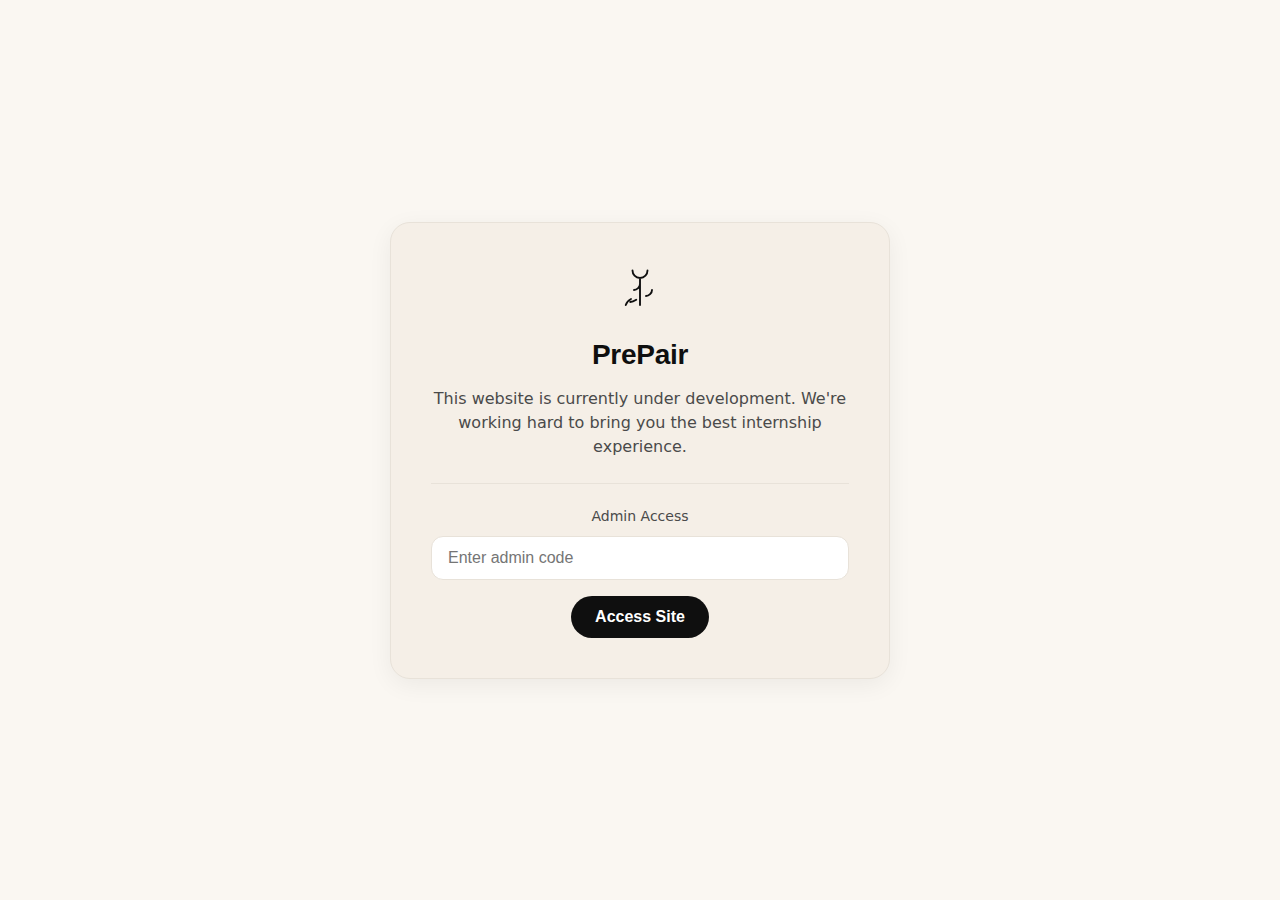
<file: index.html>
<!doctype html>
<html lang="en">
<head>
  <meta charset="utf-8" />
  <meta name="viewport" content="width=device-width, initial-scale=1" />
  <title>PrePair — Preparing students, pairing them with opportunity</title>

  <meta name="description" content="PrePair pairs college students with local small businesses for mentored, two-week micro-projects.">
  
  <!-- Open Graph / Social Media Preview -->
  <meta property="og:type" content="website">
  <meta property="og:url" content="https://shsikharulidze.github.io/prepair-homepage/">
  <meta property="og:title" content="PrePair — Find your first internship">
  <meta property="og:description" content="PrePair pairs Fordham students with nearby small businesses for short, mentored internships. Turn class skills into real experience, build a portfolio piece, and earn a reference.">
  <meta property="og:image" content="https://shsikharulidze.github.io/prepair-homepage/Assets/tile-1.png">
  <meta property="og:image:width" content="1200">
  <meta property="og:image:height" content="630">
  <meta property="og:image:alt" content="PrePair - connecting students with internship opportunities">
  
  <!-- Twitter Card -->
  <meta name="twitter:card" content="summary_large_image">
  <meta name="twitter:url" content="https://shsikharulidze.github.io/prepair-homepage/">
  <meta name="twitter:title" content="PrePair — Find your first internship">
  <meta name="twitter:description" content="PrePair pairs Fordham students with nearby small businesses for short, mentored internships.">
  <meta name="twitter:image" content="https://shsikharulidze.github.io/prepair-homepage/Assets/tile-1.png">
  
  <link rel="preconnect" href="https://fonts.googleapis.com">
  <link rel="preconnect" href="https://fonts.gstatic.com" crossorigin>
  <link href="https://fonts.googleapis.com/css2?family=Space+Grotesk:wght@400;500;600;700&family=Inter:wght@400;500;600&family=Bricolage+Grotesque:wght@600;700;800&family=Plus+Jakarta+Sans:wght@700&display=swap" rel="stylesheet">
  <link rel="stylesheet" href="styles/site.css">
</head>
<body>
  <div class="container">
    <div id="header-shell">
      <header id="site-header">
        <div class="nav-left">
          <a href="how-it-works.html">How it works</a>
          <a href="students.html">For Students</a>
          <a href="business.html">For Businesses</a>
        </div>

        <a class="brand brand-center" href="index.html">
          <!-- Inline SVG logo to avoid blur. Replace paths with your real PrePair SVG later. -->
          <div class="logo doodle" aria-hidden="true">
            <svg viewBox="0 0 64 64" width="40" height="40" preserveAspectRatio="xMidYMid meet" role="img" aria-label="PrePair sprout logo">
              <path d="M32 56V20m0 0c6 0 10-5 10-10M32 20c-6 0-10-5-10-10M24 36c4 0 8-4 8-8M40 44c4 0 8-4 8-8" />
              <path d="M20 48c-4 2-6 5-7 8m6-4c2 0 5-1 8-3" />
            </svg>
          </div>
          <span class="wordmark">PrePair</span>
        </a>

        <div class="nav-right">
          <a href="about.html">About</a>
          <a href="login.html">Sign in</a>
          <a class="btn-chip" href="apply.html">Apply</a>
        </div>
      </header>
    </div>

    <section class="hero">
      <div>
        <h1>Find your first internship</h1>
        <p class="subtitle">
          PrePair pairs Fordham students with nearby small businesses for short, mentored internships. Turn class skills into real experience, build a portfolio piece, and earn a reference.
        </p>
        <div class="cta">
          <a class="btn" href="#internships">Browse internships</a>
          <a class="btn ghost" href="#how">How it works</a>
        </div>
      </div>

      <div class="doodle floaty" aria-hidden="true">
        <!-- Future: fill slot-1/2/3 with visuals using <image clip-path> or swap to HTML tiles -->
        <svg viewBox="0 0 320 220" width="100%" height="auto" role="img" aria-label="PrePair illustration">
          <defs>
            <clipPath id="clip-slot-1">
              <rect x="10" y="10" width="300" height="200" rx="16"/>
            </clipPath>
            <!-- <clipPath id="clip-slot-2">
              <rect x="140" y="28" width="170" height="60" rx="16"/>
            </clipPath> -->
          </defs>
          <g>
            <image href="Assets/tile-1.png" x="10" y="10" width="300" height="200" preserveAspectRatio="xMidYMid slice" clip-path="url(#clip-slot-1)"/>
            <rect x="10" y="10" width="300" height="200" rx="16" fill="none"/>
          </g>
          <!-- <g>
            <image href="Assets/tile-2.png" x="140" y="28" width="170" height="60" preserveAspectRatio="xMidYMid slice" clip-path="url(#clip-slot-2)"/>
            <rect x="140" y="28" width="170" height="60" rx="16" fill="transparent"/>
          </g>
          <rect id="slot-3" x="20" y="110" width="140" height="90" rx="16"/> -->
        </svg>
      </div>
    </section>

    <section id="internships" class="cards">
      <article class="card sage">
        <div class="doodle" aria-hidden="true">
          <svg viewBox="0 0 64 36" width="64" height="36"><path d="M4 18h56M14 8l-10 10 10 10"/></svg>
        </div>
        <h3>Marketing Internship</h3>
        <p>Plan and launch a mini campaign with a local brand. Real briefs, real outcomes.</p>
      </article>

      <article class="card lilac">
        <div class="doodle" aria-hidden="true">
          <svg viewBox="0 0 64 36" width="64" height="36"><path d="M8 28h48v-20H8z M16 14h12m4 0h12 M16 22h26"/></svg>
        </div>
        <h3>Design Internship</h3>
        <p>Create brand assets and visuals used by real businesses around campus.</p>
      </article>

      <article class="card sand">
        <div class="doodle" aria-hidden="true">
          <svg viewBox="0 0 64 36" width="64" height="36"><path d="M6 30h52 M10 26l12-16 10 12 8-10 14 14"/></svg>
        </div>
        <h3>Operations & Data Internship</h3>
        <p>Improve processes, clean data, and build simple dashboards that owners use.</p>
      </article>
    </section>

    <section class="card quote" style="padding:28px; text-align:center; margin:48px 0;">
      <blockquote style="margin:0; font-size:24px; font-family:'Space Grotesk',Inter,sans-serif; font-weight:500; line-height:1.3;">
        "Start where you are. Use what you have. Do what you can." — Arthur Ashe
      </blockquote>
      <p class="muted" style="margin:12px 0 0;">Ship your first internship with PrePair.</p>
    </section>

    <section id="how">
      <div class="steps">
        <div class="step">
          <div class="num">1</div>
          <h3>Apply once</h3>
          <p>Tell us your skills, schedule, and goals—one simple form.</p>
        </div>
        <div class="step">
          <div class="num">2</div>
          <h3>Match fast</h3>
          <p>We pair you with a nearby business and a mentor who checks in.</p>
        </div>
        <div class="step">
          <div class="num">3</div>
          <h3>Ship work</h3>
          <p>Deliver a portfolio piece and earn a reference you can quote.</p>
        </div>
      </div>
    </section>

    <section class="cards">
      <article class="card">
        <h3>Local & Flexible</h3>
        <p>Internships near campus, 3–5 hrs/week, 2–4 weeks.</p>
      </article>

      <article class="card">
        <h3>Portfolio & Reference</h3>
        <p>Finish with a tangible artifact and a named reference.</p>
      </article>

      <article class="card">
        <h3>International-Friendly</h3>
        <p>Clear scopes and pathways mindful of visa limits.</p>
      </article>
    </section>

    <section id="join" class="card" style="padding:28px;">
      <h3 class="h-sg">Join the pilot</h3>
      <p class="muted">Internships are open now. Students are free during pilot. International students welcome.</p>
      <div class="cta">
        <a class="btn" href="#internships">I'm a student</a>
        <a class="btn ghost" href="#join">I'm a business</a>
      </div>
    </section>

    <footer>
      <small>© <span id="year"></span> PrePair. Preparing students, pairing them with opportunity.</small>
    </footer>
  </div>

  <style>
    /* Centered logo header grid */
    #header-shell{ position: sticky; top: 0; z-index: 1000; background: transparent; transition: margin-top .25s ease; }
    #site-header{
      display: grid;
      grid-template-columns: 1fr auto 1fr;
      align-items: center;
      gap: 12px;
      padding: 14px 0;
      background: transparent;
      border-bottom: 1px solid var(--border); /* default flat line at top */
      transition: background .25s ease, border-color .25s ease, border-radius .25s ease,
                  box-shadow .25s ease, margin .25s ease, padding .20s ease;
    }
    .nav-left, .nav-right{ display:flex; gap:20px; align-items:center; }
    .nav-left{ justify-self: start; }
    .nav-right{ justify-self: end; }
    .brand-center{ justify-self: center; text-decoration:none; color:inherit; display:flex; gap:10px; align-items:center; }
    .logo{ width:40px; height:40px; }                 /* icon size */
    .logo svg{ stroke:var(--text); stroke-width:2.5; fill:transparent; vector-effect:non-scaling-stroke; }                   /* icon stroke */
    .wordmark{ font-family:"Space Grotesk",Inter,sans-serif; font-weight:700; font-size:30px; letter-spacing:-.02em; line-height:1; position:relative; top:1px; color:var(--text); }

    /* Island state on scroll */
    :root{ --island-bg:#FFFFFF; }
    #header-shell.is-floating{
      padding-top: 20px;                 /* transparent gap from the very top for island effect */
      background: transparent;
    }
    #header-shell.is-floating #site-header{
      background: var(--island-bg);
      border: 1px solid var(--border);
      border-bottom-color: transparent;  /* removes the flat underline look */
      border-radius: 32px;
      padding: 10px 30px;                /* 10px more on each side (was 20px, now 30px) */
      box-shadow: 0 16px 40px rgba(15,15,15,.12); /* full soft shadow around */
    }

    /* Link styling parity with existing nav */
    .nav-left a, .nav-right a:not(.btn-chip){ color: var(--muted); text-decoration:none; font-weight:500; }
    .nav-left a:hover, .nav-right a:not(.btn-chip):hover{ color: var(--text); }

    /* Apply button as light outlined chip */
    .btn-chip{
      appearance: none;
      border: 1.5px solid var(--text);
      background: transparent;
      color: var(--text);
      padding: 8px 16px;
      border-radius: 999px;
      font-weight: 500;
      text-decoration: none;
      transition: all 0.2s ease;
    }
    .btn-chip:hover{
      background: var(--text);
      color: #fff;
      transform: translateY(-1px);
    }

    /* Mobile: only show centered brand for now */
    @media (max-width:960px){
      .nav-left, .nav-right{ display:none; }
      #site-header{ grid-template-columns: 1fr; }
      .brand-center{ justify-self:center; }
    }

    /* Respect reduced motion */
    @media (prefers-reduced-motion: reduce){
      #header-shell, #site-header, .btn-chip{ transition: none; }
    }
  </style>

  <script>
    // Development barrier check
    (function() {
      const access = sessionStorage.getItem('dev_access');
      if (!access) {
        window.location.href = 'dev-barrier.html';
        return;
      }
      
      try {
        const decoded = atob(access);
        const timestamp = parseInt(decoded.split('_')[0]);
        const isRecent = Date.now() - timestamp < 24 * 60 * 60 * 1000;
        
        if (!isRecent || !decoded.includes('valid')) {
          sessionStorage.removeItem('dev_access');
          window.location.href = 'dev-barrier.html';
          return;
        }
      } catch(e) {
        sessionStorage.removeItem('dev_access');
        window.location.href = 'dev-barrier.html';
        return;
      }
    })(); 

    document.getElementById('year').textContent = new Date().getFullYear();
    
    // Island header toggle on scroll
    (function(){
      const shell = document.getElementById('header-shell');
      if(!shell) return;
      let floating = false;
      function onScroll(){
        const want = window.scrollY > 8;
        if (want !== floating){
          shell.classList.toggle('is-floating', want);
          floating = want;
        }
      }
      window.addEventListener('scroll', onScroll, {passive:true});
      onScroll();
    })();
  </script>

</body>
</html>
</file>
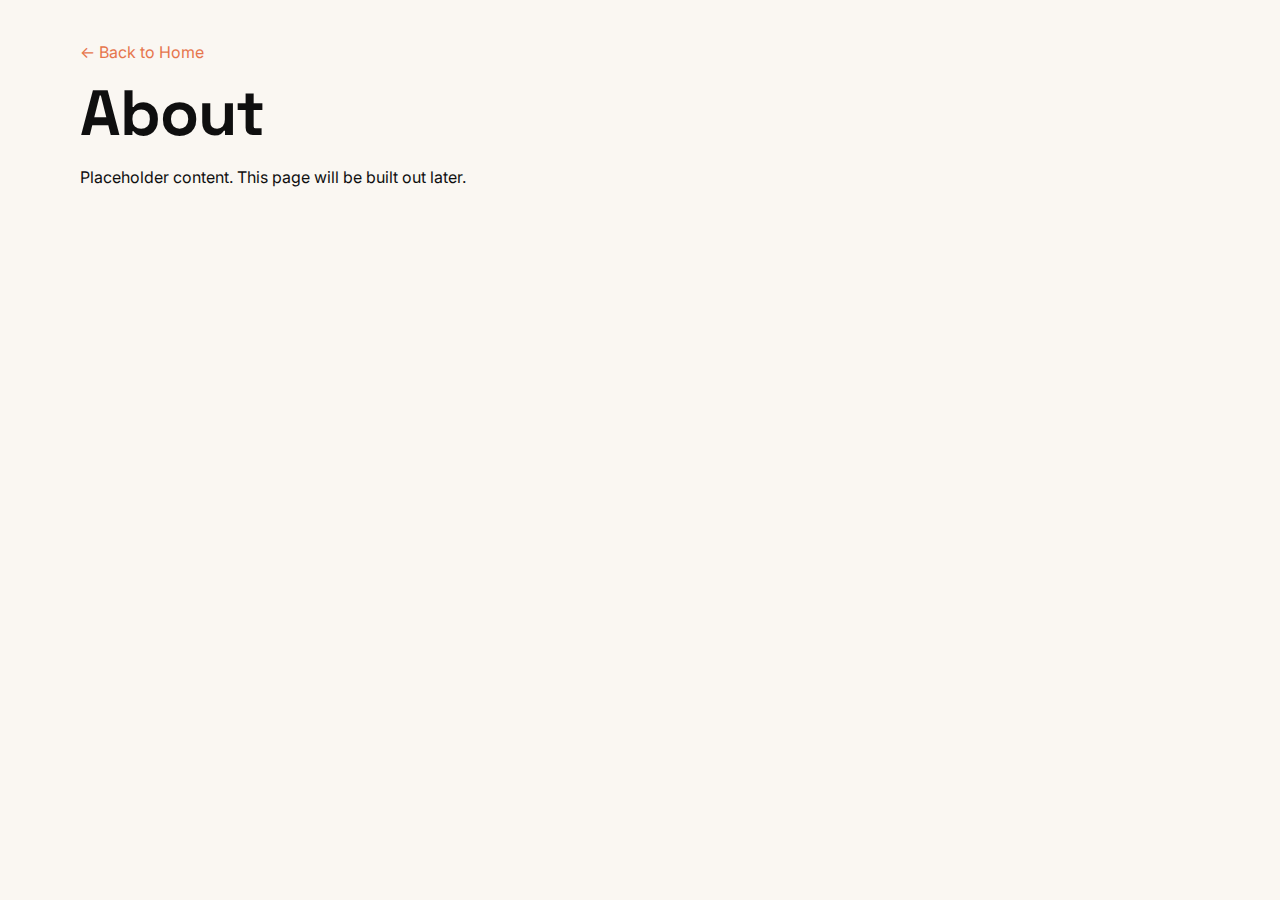
<file: about.html>
<!doctype html>
<html lang="en">
<head>
  <meta charset="utf-8" />
  <meta name="viewport" content="width=device-width, initial-scale=1" />
  <title>PrePair — About</title>
  <link href="https://fonts.googleapis.com/css2?family=Space+Grotesk:wght@400;500;600;700&family=Inter:wght@400;500;600&display=swap" rel="stylesheet">
  <style>
    :root{
      --bg:#FAF7F2; --text:#0F0F0F; --muted:#4A4A4A; --clay:#E6764D;
      --sage:#CFE1D9; --lilac:#DCD8F2; --sand:#EDE4D9; --card:#F5EFE7;
      --border:#E8E2D9; --radius-lg:20px; --shadow:0 6px 24px rgba(15,15,15,.06);
      --container:1120px;
    }
    html,body{height:100%}
    body{
      margin:0; background:var(--bg); color:var(--text);
      font-family:Inter,system-ui,-apple-system,Segoe UI,Roboto,Helvetica,Arial,"Apple Color Emoji","Segoe UI Emoji";
      line-height:1.5;
      name="viewport" content="with=device-widths initial"
    }
    .container{max-width:var(--container);margin:0 auto;padding:24px}
    h1{font-family:"Space Grotesk",Inter,sans-serif;font-size:clamp(34px,6vw,64px);line-height:1.05;letter-spacing:-.015em;margin:0 0 18px}
    a{color:var(--clay);text-decoration:none}
    a:hover{text-decoration:underline}
  </style>
</head>
<body>
  <div class="container">
    <p><a href="/">← Back to Home</a></p>
    <h1>About</h1>
    <p>Placeholder content. This page will be built out later.</p>
  </div>
</body>
</html>
</file>
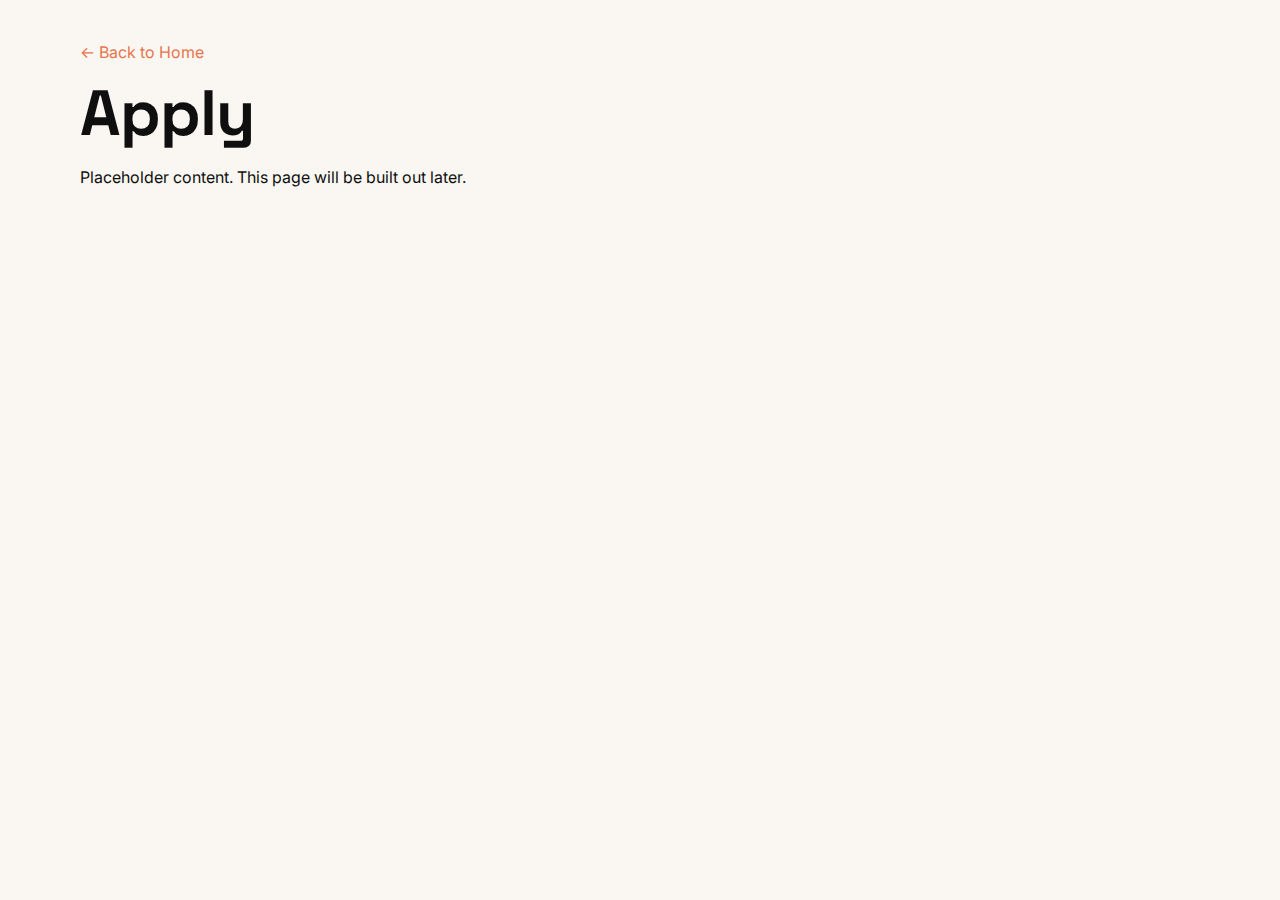
<file: apply.html>
<!doctype html>
<html lang="en">
<head>
  <meta charset="utf-8" />
  <meta name="viewport" content="width=device-width, initial-scale=1" />
  <title>PrePair — Apply</title>
  <link href="https://fonts.googleapis.com/css2?family=Space+Grotesk:wght@400;500;600;700&family=Inter:wght@400;500;600&display=swap" rel="stylesheet">
  <style>
    :root{
      --bg:#FAF7F2; --text:#0F0F0F; --muted:#4A4A4A; --clay:#E6764D;
      --sage:#CFE1D9; --lilac:#DCD8F2; --sand:#EDE4D9; --card:#F5EFE7;
      --border:#E8E2D9; --radius-lg:20px; --shadow:0 6px 24px rgba(15,15,15,.06);
      --container:1120px;
    }
    html,body{height:100%}
    body{
      margin:0; background:var(--bg); color:var(--text);
      font-family:Inter,system-ui,-apple-system,Segoe UI,Roboto,Helvetica,Arial,"Apple Color Emoji","Segoe UI Emoji";
      line-height:1.5;
    }
    .container{max-width:var(--container);margin:0 auto;padding:24px}
    h1{font-family:"Space Grotesk",Inter,sans-serif;font-size:clamp(34px,6vw,64px);line-height:1.05;letter-spacing:-.015em;margin:0 0 18px}
    a{color:var(--clay);text-decoration:none}
    a:hover{text-decoration:underline}
  </style>
</head>
<body>
  <div class="container">
    <p><a href="/">← Back to Home</a></p>
    <h1>Apply</h1>
    <p>Placeholder content. This page will be built out later.</p>
  </div>
</body>
</html>
</file>
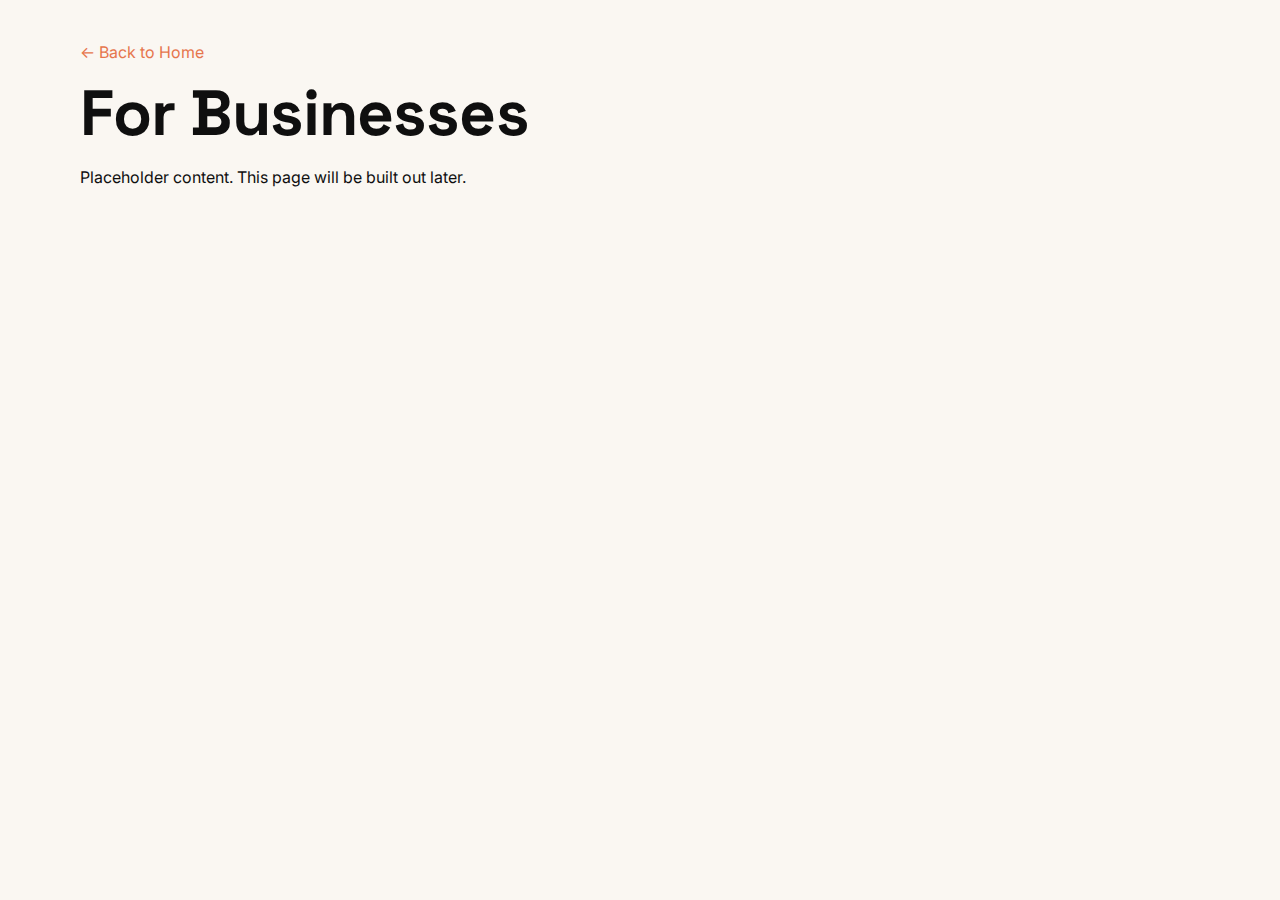
<file: business.html>
<!doctype html>
<html lang="en">
<head>
  <meta charset="utf-8" />
  <meta name="viewport" content="width=device-width, initial-scale=1" />
  <title>PrePair — For Businesses</title>
  <link href="https://fonts.googleapis.com/css2?family=Space+Grotesk:wght@400;500;600;700&family=Inter:wght@400;500;600&display=swap" rel="stylesheet">
  <style>
    :root{
      --bg:#FAF7F2; --text:#0F0F0F; --muted:#4A4A4A; --clay:#E6764D;
      --sage:#CFE1D9; --lilac:#DCD8F2; --sand:#EDE4D9; --card:#F5EFE7;
      --border:#E8E2D9; --radius-lg:20px; --shadow:0 6px 24px rgba(15,15,15,.06);
      --container:1120px;
    }
    html,body{height:100%}
    body{
      margin:0; background:var(--bg); color:var(--text);
      font-family:Inter,system-ui,-apple-system,Segoe UI,Roboto,Helvetica,Arial,"Apple Color Emoji","Segoe UI Emoji";
      line-height:1.5;
    }
    .container{max-width:var(--container);margin:0 auto;padding:24px}
    h1{font-family:"Space Grotesk",Inter,sans-serif;font-size:clamp(34px,6vw,64px);line-height:1.05;letter-spacing:-.015em;margin:0 0 18px}
    a{color:var(--clay);text-decoration:none}
    a:hover{text-decoration:underline}
  </style>
</head>
<body>
  <div class="container">
    <p><a href="/">← Back to Home</a></p>
    <h1>For Businesses</h1>
    <p>Placeholder content. This page will be built out later.</p>
  </div>
</body>
</html>
</file>
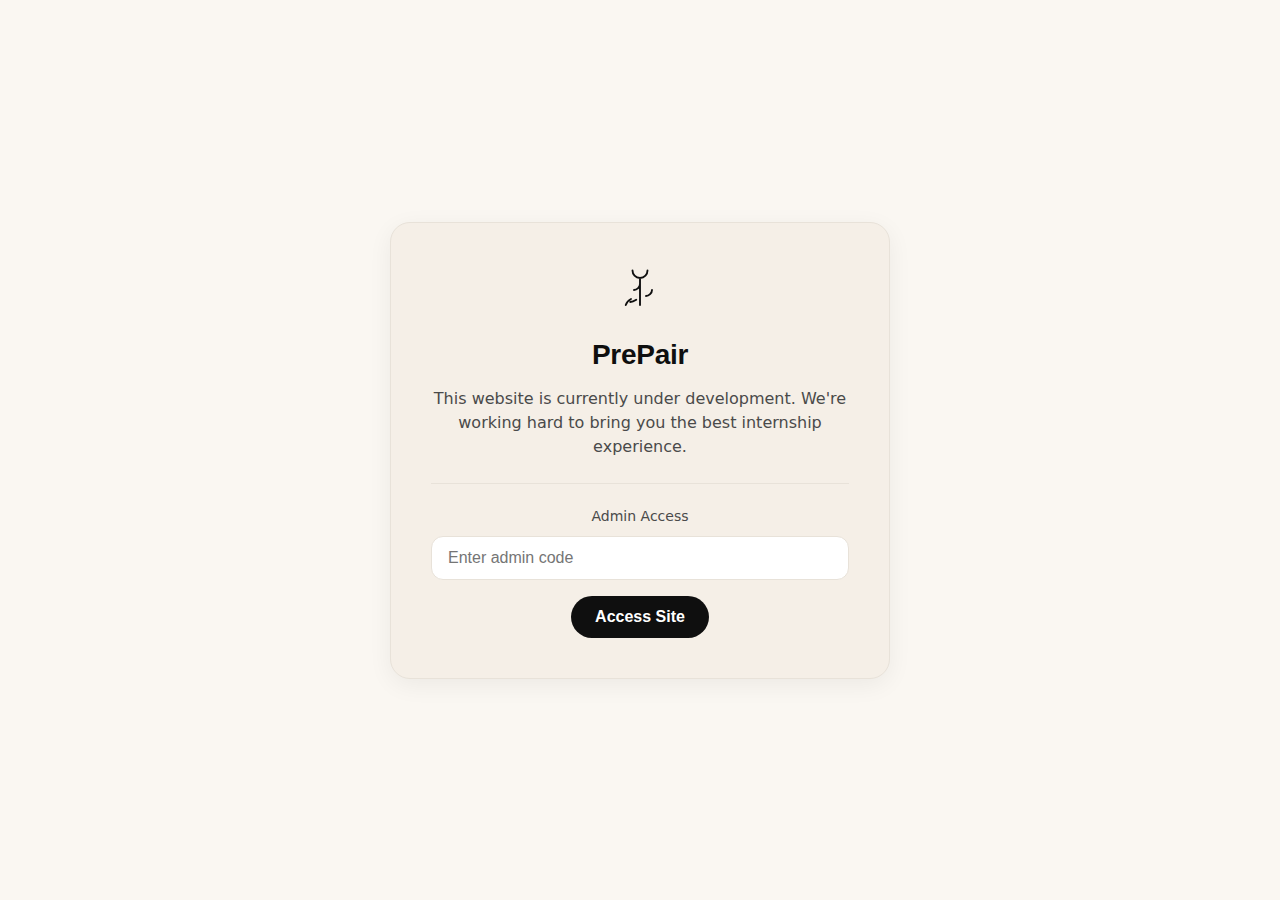
<file: dev-barrier.html>
<!DOCTYPE html>
<html lang="en">
<head>
    <meta charset="UTF-8">
    <meta name="viewport" content="width=device-width, initial-scale=1.0">
    <title>PrePair - Under Development</title>
    <style>
        :root {
            --bg: #FAF7F2;
            --text: #0F0F0F;
            --muted: #4A4A4A;
            --card: #F5EFE7;
            --border: #E8E2D9;
        }
        
        * { box-sizing: border-box; }
        
        body {
            margin: 0;
            background: var(--bg);
            color: var(--text);
            font-family: Inter, system-ui, sans-serif;
            display: grid;
            place-items: center;
            min-height: 100vh;
            padding: 20px;
        }
        
        .barrier-container {
            background: var(--card);
            border: 1px solid var(--border);
            border-radius: 20px;
            padding: 40px;
            max-width: 500px;
            text-align: center;
            box-shadow: 0 6px 24px rgba(15,15,15,.06);
        }
        
        .logo {
            margin-bottom: 24px;
        }
        
        .logo svg {
            stroke: var(--text);
            stroke-width: 2.5;
            fill: transparent;
            vector-effect: non-scaling-stroke;
            stroke-linecap: round;
            stroke-linejoin: round;
        }
        
        h1 {
            font-family: "Space Grotesk", Inter, sans-serif;
            font-size: 28px;
            font-weight: 700;
            margin: 0 0 16px;
            letter-spacing: -0.01em;
        }
        
        p {
            color: var(--muted);
            margin: 0 0 24px;
            line-height: 1.5;
        }
        
        .admin-section {
            border-top: 1px solid var(--border);
            padding-top: 24px;
            margin-top: 24px;
        }
        
        .admin-label {
            font-size: 14px;
            color: var(--muted);
            margin-bottom: 12px;
        }
        
        input {
            width: 100%;
            padding: 12px 16px;
            border: 1.5px solid var(--border);
            border-radius: 12px;
            font-size: 16px;
            background: white;
            margin-bottom: 16px;
        }
        
        input:focus {
            outline: none;
            border-color: var(--text);
        }
        
        button {
            background: var(--text);
            color: white;
            border: none;
            padding: 12px 24px;
            border-radius: 999px;
            font-weight: 600;
            cursor: pointer;
            font-size: 16px;
            transition: transform 0.2s ease;
        }
        
        button:hover {
            transform: translateY(-1px);
        }
        
        .error {
            color: #d32f2f;
            font-size: 14px;
            margin-top: 8px;
            display: none;
        }
        
        .loading {
            opacity: 0.7;
            pointer-events: none;
        }
    </style>
</head>
<body>
    <div class="barrier-container">
        <div class="logo">
            <svg viewBox="0 0 64 64" width="48" height="48">
                <path d="M32 56V20m0 0c6 0 10-5 10-10M32 20c-6 0-10-5-10-10M24 36c4 0 8-4 8-8M40 44c4 0 8-4 8-8" />
                <path d="M20 48c-4 2-6 5-7 8m6-4c2 0 5-1 8-3" />
            </svg>
        </div>
        
        <h1>PrePair</h1>
        <p>This website is currently under development. We're working hard to bring you the best internship experience.</p>
        
        <div class="admin-section">
            <div class="admin-label">Admin Access</div>
            <form id="admin-form">
                <input type="password" id="admin-code" placeholder="Enter admin code" autocomplete="off">
                <button type="submit">Access Site</button>
                <div class="error" id="error-message">Invalid access code</div>
            </form>
        </div>
    </div>

    <script>
        // Obfuscated admin validation
        const form = document.getElementById('admin-form');
        const input = document.getElementById('admin-code');
        const error = document.getElementById('error-message');
        
        // Hash function for security
        function simpleHash(str) {
            let hash = 0;
            for (let i = 0; i < str.length; i++) {
                const char = str.charCodeAt(i);
                hash = ((hash << 5) - hash) + char;
                hash = hash & hash; // Convert to 32-bit integer
            }
            return hash;
        }
        
        // Expected hash (for "Intership99")
        const validHash = -1357831611;
        
        form.addEventListener('submit', function(e) {
            e.preventDefault();
            
            const code = input.value.trim();
            const inputHash = simpleHash(code);
            
            if (inputHash === validHash) {
                // Store access token
                sessionStorage.setItem('dev_access', btoa(Date.now() + '_valid'));
                window.location.href = 'index.html';
            } else {
                error.style.display = 'block';
                input.value = '';
                setTimeout(() => {
                    error.style.display = 'none';
                }, 3000);
            }
        });
        
        // Check if already authorized
        const existingAccess = sessionStorage.getItem('dev_access');
        if (existingAccess) {
            try {
                const decoded = atob(existingAccess);
                const timestamp = parseInt(decoded.split('_')[0]);
                const isRecent = Date.now() - timestamp < 24 * 60 * 60 * 1000; // 24 hours
                
                if (isRecent && decoded.includes('valid')) {
                    window.location.href = 'index.html';
                }
            } catch(e) {
                sessionStorage.removeItem('dev_access');
            }
        }
    </script>
</body>
</html>
</file>
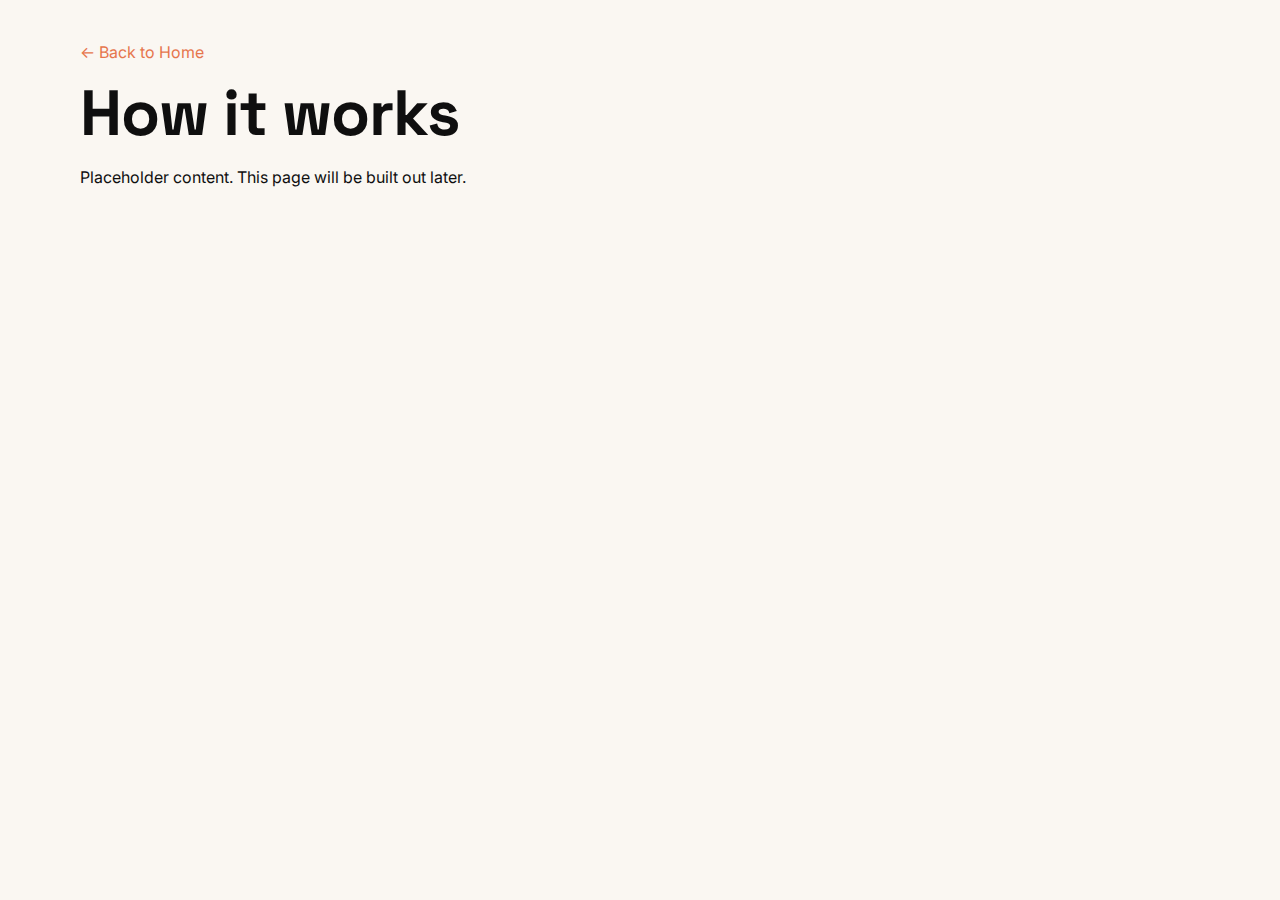
<file: how-it-works.html>
<!doctype html>
<html lang="en">
<head>
  <meta charset="utf-8" />
  <meta name="viewport" content="width=device-width, initial-scale=1" />
  <title>PrePair — How it works</title>
  <link href="https://fonts.googleapis.com/css2?family=Space+Grotesk:wght@400;500;600;700&family=Inter:wght@400;500;600&display=swap" rel="stylesheet">
  <style>
    :root{
      --bg:#FAF7F2; --text:#0F0F0F; --muted:#4A4A4A; --clay:#E6764D;
      --sage:#CFE1D9; --lilac:#DCD8F2; --sand:#EDE4D9; --card:#F5EFE7;
      --border:#E8E2D9; --radius-lg:20px; --shadow:0 6px 24px rgba(15,15,15,.06);
      --container:1120px;
    }
    html,body{height:100%}
    body{
      margin:0; background:var(--bg); color:var(--text);
      font-family:Inter,system-ui,-apple-system,Segoe UI,Roboto,Helvetica,Arial,"Apple Color Emoji","Segoe UI Emoji";
      line-height:1.5;
    }
    .container{max-width:var(--container);margin:0 auto;padding:24px}
    h1{font-family:"Space Grotesk",Inter,sans-serif;font-size:clamp(34px,6vw,64px);line-height:1.05;letter-spacing:-.015em;margin:0 0 18px}
    a{color:var(--clay);text-decoration:none}
    a:hover{text-decoration:underline}
  </style>
</head>
<body>
  <div class="container">
    <p><a href="/">← Back to Home</a></p>
    <h1>How it works</h1>
    <p>Placeholder content. This page will be built out later.</p>
  </div>
</body>
</html>
</file>
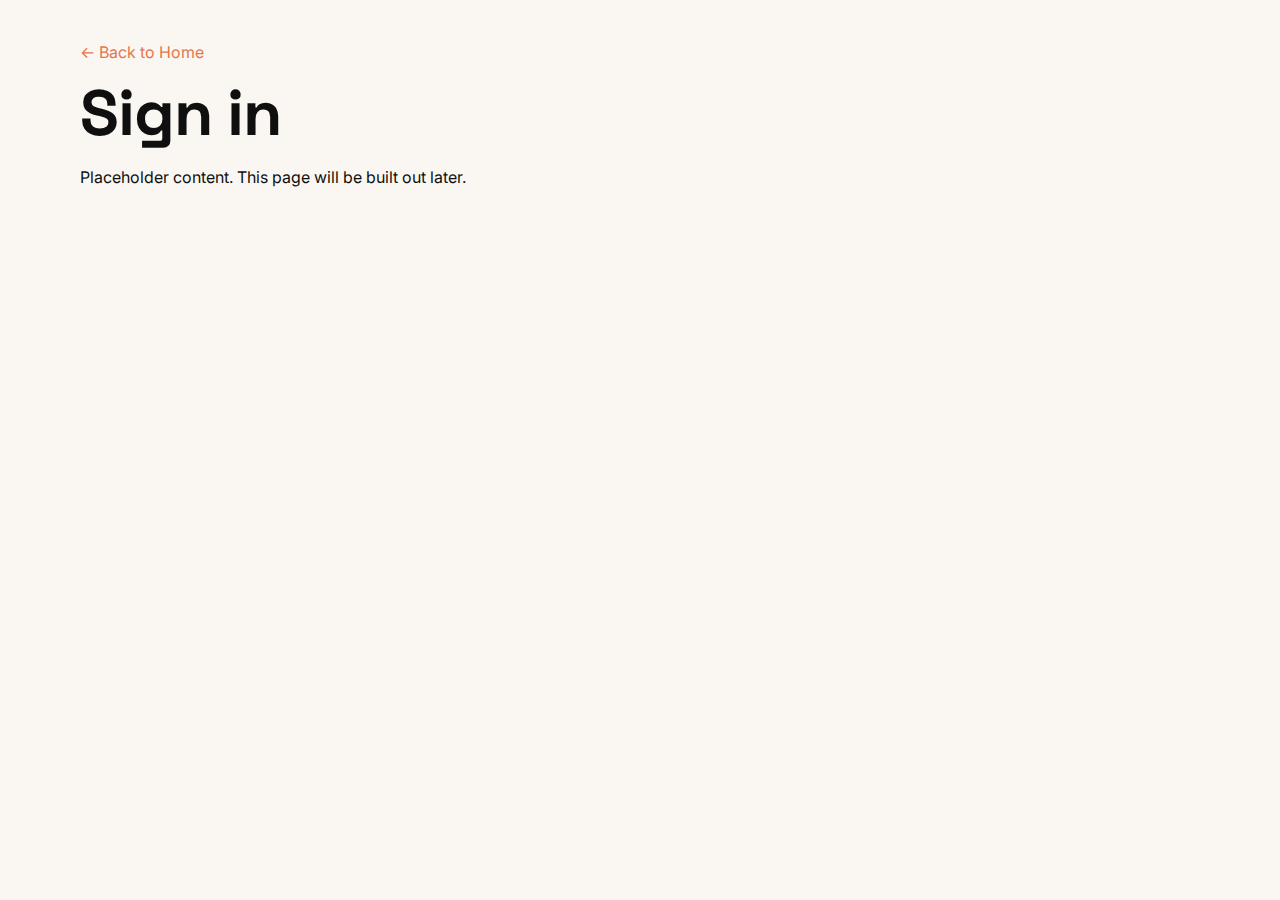
<file: login.html>
<!doctype html>
<html lang="en">
<head>
  <meta charset="utf-8" />
  <meta name="viewport" content="width=device-width, initial-scale=1" />
  <title>PrePair — Sign in</title>
  <link href="https://fonts.googleapis.com/css2?family=Space+Grotesk:wght@400;500;600;700&family=Inter:wght@400;500;600&display=swap" rel="stylesheet">
  <style>
    :root{
      --bg:#FAF7F2; --text:#0F0F0F; --muted:#4A4A4A; --clay:#E6764D;
      --sage:#CFE1D9; --lilac:#DCD8F2; --sand:#EDE4D9; --card:#F5EFE7;
      --border:#E8E2D9; --radius-lg:20px; --shadow:0 6px 24px rgba(15,15,15,.06);
      --container:1120px;
    }
    html,body{height:100%}
    body{
      margin:0; background:var(--bg); color:var(--text);
      font-family:Inter,system-ui,-apple-system,Segoe UI,Roboto,Helvetica,Arial,"Apple Color Emoji","Segoe UI Emoji";
      line-height:1.5;
    }
    .container{max-width:var(--container);margin:0 auto;padding:24px}
    h1{font-family:"Space Grotesk",Inter,sans-serif;font-size:clamp(34px,6vw,64px);line-height:1.05;letter-spacing:-.015em;margin:0 0 18px}
    a{color:var(--clay);text-decoration:none}
    a:hover{text-decoration:underline}
  </style>
</head>
<body>
  <div class="container">
    <p><a href="/">← Back to Home</a></p>
    <h1>Sign in</h1>
    <p>Placeholder content. This page will be built out later.</p>
  </div>
</body>
</html>
</file>
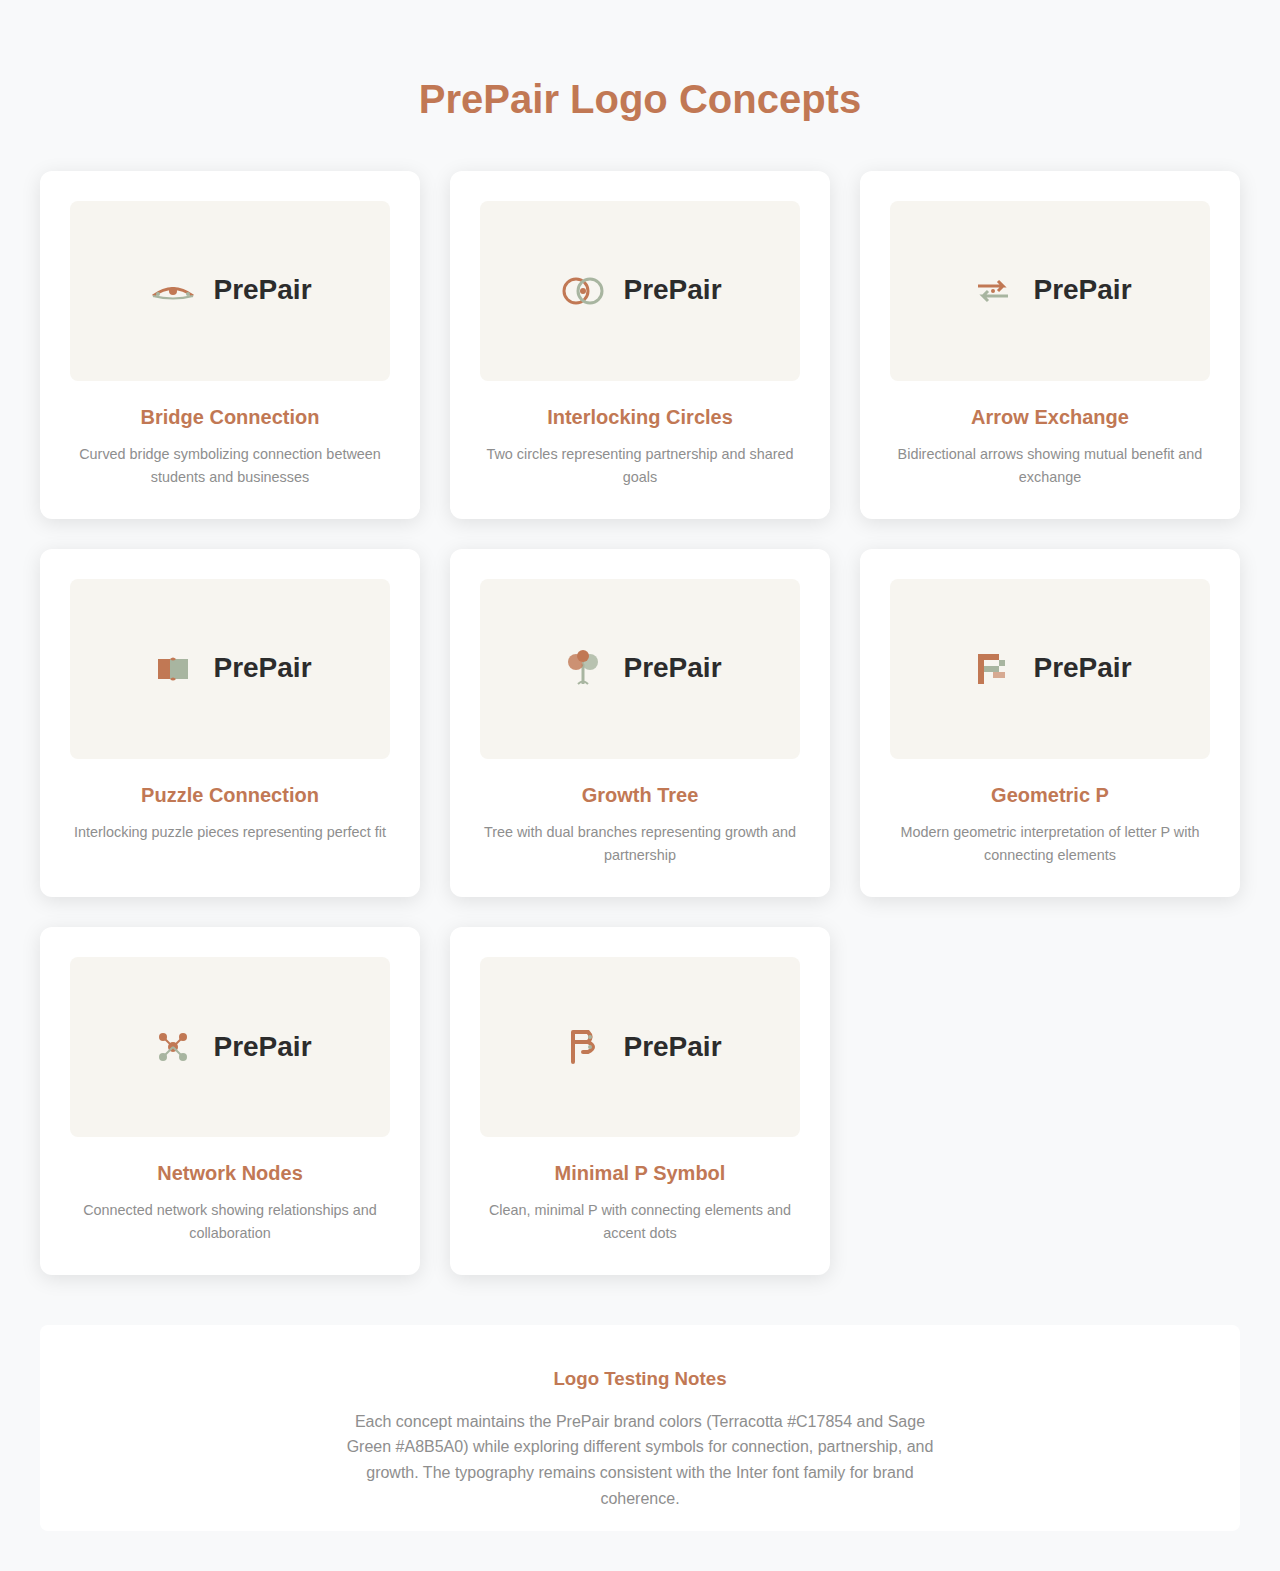
<file: prepair-logo-testing.html>
<!DOCTYPE html>
<html lang="en">
<head>
    <meta charset="UTF-8">
    <meta name="viewport" content="width=device-width, initial-scale=1.0">
    <title>PrePair Logo Testing - 8 Concepts</title>
    <style>
        body {
            font-family: 'Inter', -apple-system, BlinkMacSystemFont, 'Segoe UI', sans-serif;
            line-height: 1.6;
            margin: 0;
            padding: 40px;
            background: #f8f9fa;
            color: #2C2C2C;
        }
        .container {
            max-width: 1200px;
            margin: 0 auto;
        }
        h1 {
            text-align: center;
            color: #C17854;
            margin-bottom: 40px;
            font-size: 2.5rem;
        }
        .logo-grid {
            display: grid;
            grid-template-columns: repeat(auto-fit, minmax(350px, 1fr));
            gap: 30px;
            margin-bottom: 50px;
        }
        .logo-card {
            background: white;
            padding: 30px;
            border-radius: 12px;
            box-shadow: 0 4px 20px rgba(0,0,0,0.1);
            text-align: center;
            transition: transform 0.3s ease;
        }
        .logo-card:hover {
            transform: translateY(-5px);
        }
        .logo-container {
            background: #F7F5F0;
            padding: 40px;
            border-radius: 8px;
            margin-bottom: 20px;
            display: flex;
            align-items: center;
            justify-content: center;
            min-height: 100px;
        }
        .logo-title {
            font-size: 1.25rem;
            font-weight: 600;
            color: #C17854;
            margin-bottom: 10px;
        }
        .logo-description {
            color: #8E8E8E;
            font-size: 0.9rem;
        }
        .logo {
            display: flex;
            align-items: center;
            gap: 15px;
            font-family: 'Inter', sans-serif;
        }
        .logo-text {
            font-size: 28px;
            font-weight: 700;
            color: #2C2C2C;
        }
        .logo-icon {
            width: 50px;
            height: 50px;
            display: flex;
            align-items: center;
            justify-content: center;
        }
    </style>
</head>
<body>
    <div class="container">
        <h1>PrePair Logo Concepts</h1>
        <div class="logo-grid">
            
            <!-- Logo 1: Bridge Connection -->
            <div class="logo-card">
                <div class="logo-container">
                    <div class="logo">
                        <div class="logo-icon">
                            <svg width="50" height="50" viewBox="0 0 50 50">
                                <path d="M5 30 Q25 15 45 30" stroke="#C17854" stroke-width="3" fill="none"/>
                                <path d="M5 30 Q25 35 45 30" stroke="#A8B5A0" stroke-width="2" fill="none"/>
                                <circle cx="25" cy="25" r="4" fill="#C17854"/>
                                <circle cx="10" cy="28" r="2" fill="#A8B5A0"/>
                                <circle cx="40" cy="28" r="2" fill="#A8B5A0"/>
                            </svg>
                        </div>
                        <span class="logo-text">PrePair</span>
                    </div>
                </div>
                <div class="logo-title">Bridge Connection</div>
                <div class="logo-description">Curved bridge symbolizing connection between students and businesses</div>
            </div>

            <!-- Logo 2: Interlocking Circles -->
            <div class="logo-card">
                <div class="logo-container">
                    <div class="logo">
                        <div class="logo-icon">
                            <svg width="50" height="50" viewBox="0 0 50 50">
                                <circle cx="18" cy="25" r="12" fill="none" stroke="#C17854" stroke-width="3"/>
                                <circle cx="32" cy="25" r="12" fill="none" stroke="#A8B5A0" stroke-width="3"/>
                                <circle cx="25" cy="25" r="3" fill="#C17854"/>
                            </svg>
                        </div>
                        <span class="logo-text">PrePair</span>
                    </div>
                </div>
                <div class="logo-title">Interlocking Circles</div>
                <div class="logo-description">Two circles representing partnership and shared goals</div>
            </div>

            <!-- Logo 3: Arrow Exchange -->
            <div class="logo-card">
                <div class="logo-container">
                    <div class="logo">
                        <div class="logo-icon">
                            <svg width="50" height="50" viewBox="0 0 50 50">
                                <path d="M10 20 L35 20 L30 15 M30 25 L35 20 L30 25" stroke="#C17854" stroke-width="3" fill="none"/>
                                <path d="M40 30 L15 30 L20 35 M20 25 L15 30 L20 35" stroke="#A8B5A0" stroke-width="3" fill="none"/>
                                <circle cx="25" cy="25" r="2" fill="#C17854"/>
                            </svg>
                        </div>
                        <span class="logo-text">PrePair</span>
                    </div>
                </div>
                <div class="logo-title">Arrow Exchange</div>
                <div class="logo-description">Bidirectional arrows showing mutual benefit and exchange</div>
            </div>

            <!-- Logo 4: Puzzle Pieces -->
            <div class="logo-card">
                <div class="logo-container">
                    <div class="logo">
                        <div class="logo-icon">
                            <svg width="50" height="50" viewBox="0 0 50 50">
                                <path d="M10 15 L22 15 Q25 12 28 15 L40 15 L40 35 L28 35 Q25 38 22 35 L10 35 Z" fill="#C17854"/>
                                <path d="M22 15 Q25 18 28 15 L40 15 L40 35 L28 35 Q25 32 22 35 L22 15" fill="#A8B5A0"/>
                            </svg>
                        </div>
                        <span class="logo-text">PrePair</span>
                    </div>
                </div>
                <div class="logo-title">Puzzle Connection</div>
                <div class="logo-description">Interlocking puzzle pieces representing perfect fit</div>
            </div>

            <!-- Logo 5: Growth Tree -->
            <div class="logo-card">
                <div class="logo-container">
                    <div class="logo">
                        <div class="logo-icon">
                            <svg width="50" height="50" viewBox="0 0 50 50">
                                <path d="M25 40 L25 20" stroke="#A8B5A0" stroke-width="3"/>
                                <circle cx="18" cy="18" r="8" fill="#C17854" opacity="0.8"/>
                                <circle cx="32" cy="18" r="8" fill="#A8B5A0" opacity="0.8"/>
                                <circle cx="25" cy="12" r="6" fill="#C17854"/>
                                <path d="M20 40 Q25 35 30 40" stroke="#A8B5A0" stroke-width="2" fill="none"/>
                            </svg>
                        </div>
                        <span class="logo-text">PrePair</span>
                    </div>
                </div>
                <div class="logo-title">Growth Tree</div>
                <div class="logo-description">Tree with dual branches representing growth and partnership</div>
            </div>

            <!-- Logo 6: Geometric P -->
            <div class="logo-card">
                <div class="logo-container">
                    <div class="logo">
                        <div class="logo-icon">
                            <svg width="50" height="50" viewBox="0 0 50 50">
                                <rect x="10" y="10" width="6" height="30" fill="#C17854"/>
                                <rect x="16" y="10" width="15" height="6" fill="#C17854"/>
                                <rect x="31" y="16" width="6" height="6" fill="#A8B5A0"/>
                                <rect x="16" y="22" width="15" height="6" fill="#A8B5A0"/>
                                <rect x="25" y="28" width="12" height="6" fill="#C17854" opacity="0.6"/>
                            </svg>
                        </div>
                        <span class="logo-text">PrePair</span>
                    </div>
                </div>
                <div class="logo-title">Geometric P</div>
                <div class="logo-description">Modern geometric interpretation of letter P with connecting elements</div>
            </div>

            <!-- Logo 7: Network Nodes -->
            <div class="logo-card">
                <div class="logo-container">
                    <div class="logo">
                        <div class="logo-icon">
                            <svg width="50" height="50" viewBox="0 0 50 50">
                                <circle cx="15" cy="15" r="4" fill="#C17854"/>
                                <circle cx="35" cy="15" r="4" fill="#C17854"/>
                                <circle cx="15" cy="35" r="4" fill="#A8B5A0"/>
                                <circle cx="35" cy="35" r="4" fill="#A8B5A0"/>
                                <circle cx="25" cy="25" r="5" fill="#C17854"/>
                                <line x1="15" y1="15" x2="25" y2="25" stroke="#C17854" stroke-width="2"/>
                                <line x1="35" y1="15" x2="25" y2="25" stroke="#C17854" stroke-width="2"/>
                                <line x1="15" y1="35" x2="25" y2="25" stroke="#A8B5A0" stroke-width="2"/>
                                <line x1="35" y1="35" x2="25" y2="25" stroke="#A8B5A0" stroke-width="2"/>
                            </svg>
                        </div>
                        <span class="logo-text">PrePair</span>
                    </div>
                </div>
                <div class="logo-title">Network Nodes</div>
                <div class="logo-description">Connected network showing relationships and collaboration</div>
            </div>

            <!-- Logo 8: Minimal P Symbol -->
            <div class="logo-card">
                <div class="logo-container">
                    <div class="logo">
                        <div class="logo-icon">
                            <svg width="50" height="50" viewBox="0 0 50 50">
                                <path d="M15 10 L15 40 M15 10 L30 10 Q35 15 30 20 L15 20 M30 20 Q40 25 30 30 L25 30" 
                                      stroke="#C17854" stroke-width="4" fill="none" stroke-linecap="round"/>
                                <circle cx="32" cy="15" r="2" fill="#A8B5A0"/>
                                <circle cx="32" cy="25" r="2" fill="#A8B5A0"/>
                            </svg>
                        </div>
                        <span class="logo-text">PrePair</span>
                    </div>
                </div>
                <div class="logo-title">Minimal P Symbol</div>
                <div class="logo-description">Clean, minimal P with connecting elements and accent dots</div>
            </div>

        </div>
        
        <div style="text-align: center; margin-top: 40px; padding: 20px; background: white; border-radius: 8px;">
            <h3 style="color: #C17854; margin-bottom: 15px;">Logo Testing Notes</h3>
            <p style="color: #8E8E8E; max-width: 600px; margin: 0 auto;">
                Each concept maintains the PrePair brand colors (Terracotta #C17854 and Sage Green #A8B5A0) 
                while exploring different symbols for connection, partnership, and growth. 
                The typography remains consistent with the Inter font family for brand coherence.
            </p>
        </div>
    </div>
</body>
</html>
</file>
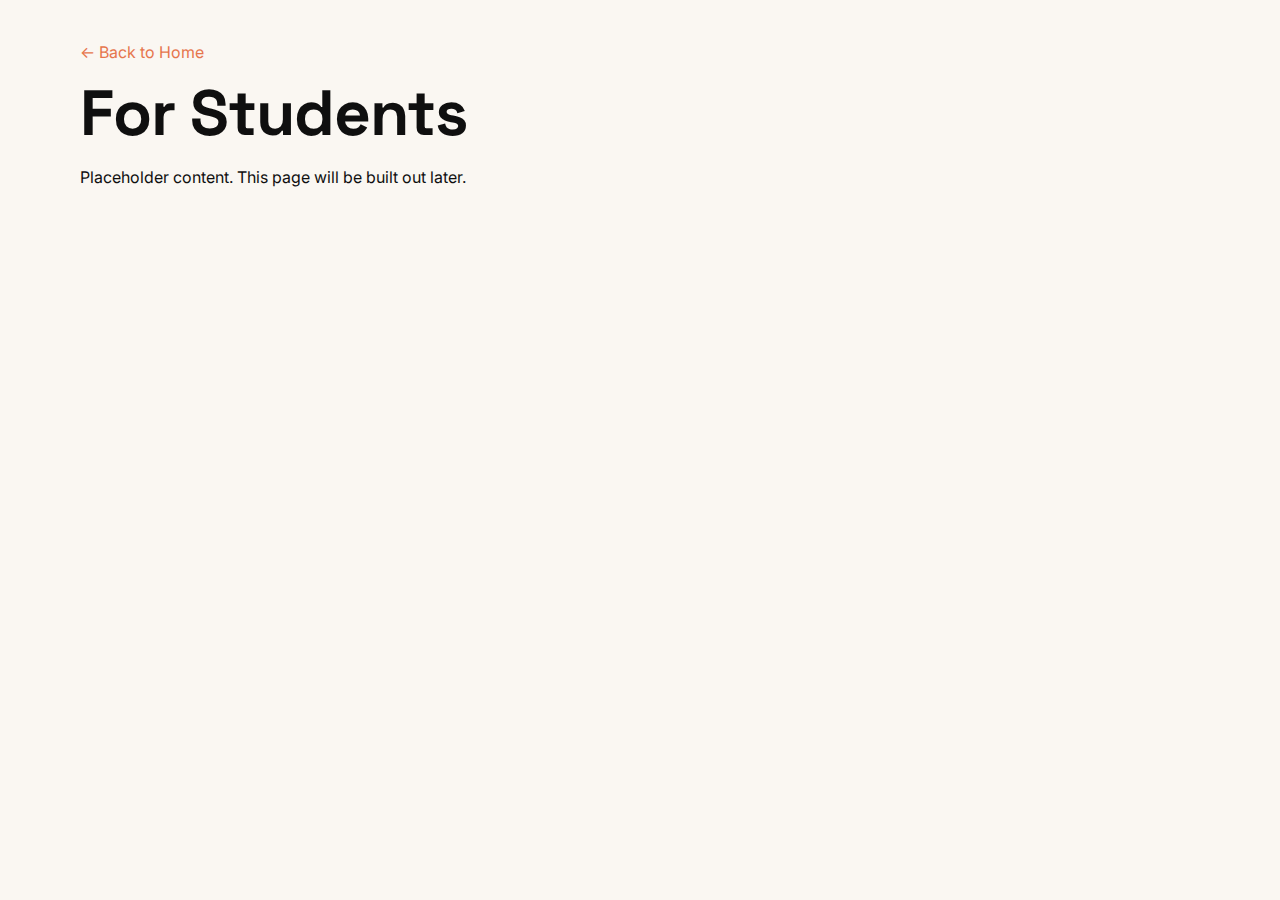
<file: students.html>
<!doctype html>
<html lang="en">
<head>
  <meta charset="utf-8" />
  <meta name="viewport" content="width=device-width, initial-scale=1" />
  <title>PrePair — For Students</title>
  <link href="https://fonts.googleapis.com/css2?family=Space+Grotesk:wght@400;500;600;700&family=Inter:wght@400;500;600&display=swap" rel="stylesheet">
  <style>
    :root{
      --bg:#FAF7F2; --text:#0F0F0F; --muted:#4A4A4A; --clay:#E6764D;
      --sage:#CFE1D9; --lilac:#DCD8F2; --sand:#EDE4D9; --card:#F5EFE7;
      --border:#E8E2D9; --radius-lg:20px; --shadow:0 6px 24px rgba(15,15,15,.06);
      --container:1120px;
    }
    html,body{height:100%}
    body{
      margin:0; background:var(--bg); color:var(--text);
      font-family:Inter,system-ui,-apple-system,Segoe UI,Roboto,Helvetica,Arial,"Apple Color Emoji","Segoe UI Emoji";
      line-height:1.5;
    }
    .container{max-width:var(--container);margin:0 auto;padding:24px}
    h1{font-family:"Space Grotesk",Inter,sans-serif;font-size:clamp(34px,6vw,64px);line-height:1.05;letter-spacing:-.015em;margin:0 0 18px}
    a{color:var(--clay);text-decoration:none}
    a:hover{text-decoration:underline}
  </style>
</head>
<body>
  <div class="container">
    <p><a href="/">← Back to Home</a></p>
    <h1>For Students</h1>
    <p>Placeholder content. This page will be built out later.</p>
  </div>
</body>
</html>
</file>
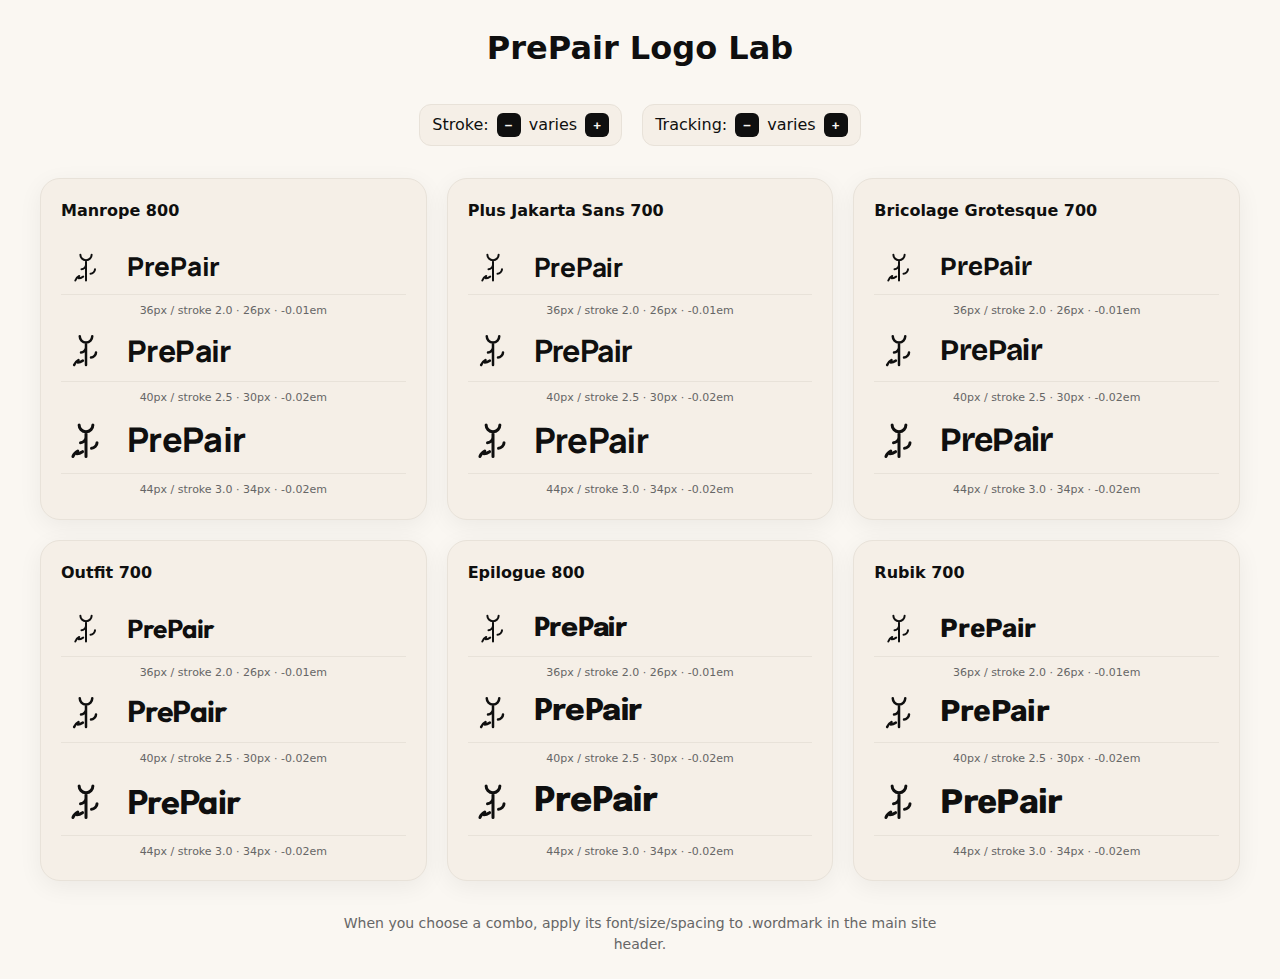
<file: tests/logo-lab.html>
<!doctype html>
<html lang="en">
<head>
  <meta charset="utf-8" />
  <meta name="viewport" content="width=device-width, initial-scale=1" />
  <title>PrePair — Logo Lab</title>
  
  <link rel="preconnect" href="https://fonts.googleapis.com">
  <link rel="preconnect" href="https://fonts.gstatic.com" crossorigin>
  <link href="https://fonts.googleapis.com/css2?family=Manrope:wght@700;800&family=Plus+Jakarta+Sans:wght@700&family=Bricolage+Grotesque:wght@700&family=Outfit:wght@700&family=Epilogue:wght@800&family=Rubik:wght@700&display=swap" rel="stylesheet">
  
  <style>
    :root {
      --bg: #FAF7F2;
      --text: #0F0F0F;
      --border: #E8E2D9;
      --card: #F5EFE7;
      --radius: 20px;
      --shadow: 0 6px 24px rgba(15,15,15,.06);
    }
    
    * { box-sizing: border-box; }
    
    body {
      margin: 0;
      background: var(--bg);
      color: var(--text);
      font-family: system-ui, -apple-system, sans-serif;
      padding: 24px;
      line-height: 1.5;
    }
    
    .container {
      max-width: 1200px;
      margin: 0 auto;
    }
    
    h1 {
      text-align: center;
      margin: 0 0 32px;
      font-size: 32px;
      font-weight: 700;
    }
    
    .controls {
      display: flex;
      gap: 20px;
      justify-content: center;
      margin-bottom: 32px;
      flex-wrap: wrap;
    }
    
    .control-group {
      display: flex;
      align-items: center;
      gap: 8px;
      background: var(--card);
      padding: 8px 12px;
      border-radius: 12px;
      border: 1px solid var(--border);
    }
    
    .control-btn {
      background: var(--text);
      color: var(--bg);
      border: none;
      width: 24px;
      height: 24px;
      border-radius: 6px;
      cursor: pointer;
      font-weight: 600;
    }
    
    .control-btn:hover {
      opacity: 0.8;
    }
    
    .grid {
      display: grid;
      grid-template-columns: repeat(3, 1fr);
      gap: 20px;
      margin-bottom: 32px;
    }
    
    .card {
      background: var(--card);
      border: 1px solid var(--border);
      border-radius: var(--radius);
      padding: 20px;
      box-shadow: var(--shadow);
    }
    
    .card h2 {
      margin: 0 0 16px;
      font-size: 16px;
      font-weight: 600;
    }
    
    .size-row {
      display: flex;
      align-items: center;
      gap: 16px;
      padding: 8px 0;
      margin-bottom: 8px;
      border-bottom: 1px solid var(--border);
      position: relative;
    }
    
    .size-row:last-child {
      border-bottom: none;
      margin-bottom: 0;
    }
    
    .icon-container {
      display: flex;
      align-items: center;
      justify-content: center;
      min-width: 50px;
    }
    
    .wordmark {
      font-feature-settings: "kern" 1;
      text-rendering: optimizeLegibility;
      font-weight: inherit;
    }
    
    .size-caption {
      font-size: 11px;
      color: #666;
      margin-top: 4px;
      text-align: center;
    }
    
    .note {
      text-align: center;
      color: #666;
      font-size: 14px;
      max-width: 600px;
      margin: 0 auto;
    }
    
    /* Font families */
    .manrope { font-family: "Manrope", sans-serif; font-weight: 800; }
    .jakarta { font-family: "Plus Jakarta Sans", sans-serif; font-weight: 700; }
    .bricolage { font-family: "Bricolage Grotesque", sans-serif; font-weight: 700; }
    .outfit { font-family: "Outfit", sans-serif; font-weight: 700; }
    .epilogue { font-family: "Epilogue", sans-serif; font-weight: 800; }
    .rubik { font-family: "Rubik", sans-serif; font-weight: 700; }
    
    @media (max-width: 960px) {
      .grid {
        grid-template-columns: 1fr;
      }
      
      .controls {
        flex-direction: column;
        align-items: center;
      }
    }
  </style>
</head>
<body>
  <div class="container">
    <h1>PrePair Logo Lab</h1>
    
    <div class="controls">
      <div class="control-group">
        <span>Stroke:</span>
        <button class="control-btn" onclick="adjustStroke(-0.25)">−</button>
        <span id="stroke-value">varies</span>
        <button class="control-btn" onclick="adjustStroke(0.25)">+</button>
      </div>
      <div class="control-group">
        <span>Tracking:</span>
        <button class="control-btn" onclick="adjustTracking(-0.005)">−</button>
        <span id="tracking-value">varies</span>
        <button class="control-btn" onclick="adjustTracking(0.005)">+</button>
      </div>
    </div>
    
    <div class="grid">
      <div class="card" aria-labelledby="manrope-title">
        <h2 id="manrope-title">Manrope 800</h2>
        <div class="size-row">
          <div class="icon-container">
            <svg class="logo-icon" data-size="36" data-stroke="2.0" viewBox="0 0 64 64" width="36" height="36">
              <path d="M32 56V20m0 0c6 0 10-5 10-10M32 20c-6 0-10-5-10-10M24 36c4 0 8-4 8-8M40 44c4 0 8-4 8-8" stroke="currentColor" fill="none" vector-effect="non-scaling-stroke" stroke-linecap="round" stroke-linejoin="round"/>
              <path d="M20 48c-4 2-6 5-7 8m6-4c2 0 5-1 8-3" stroke="currentColor" fill="none" vector-effect="non-scaling-stroke" stroke-linecap="round" stroke-linejoin="round"/>
            </svg>
          </div>
          <div class="wordmark manrope" data-size="26" data-tracking="-0.010">PrePair</div>
        </div>
        <div class="size-caption">36px / stroke 2.0 · 26px · -0.01em</div>
        
        <div class="size-row">
          <div class="icon-container">
            <svg class="logo-icon" data-size="40" data-stroke="2.5" viewBox="0 0 64 64" width="40" height="40">
              <path d="M32 56V20m0 0c6 0 10-5 10-10M32 20c-6 0-10-5-10-10M24 36c4 0 8-4 8-8M40 44c4 0 8-4 8-8" stroke="currentColor" fill="none" vector-effect="non-scaling-stroke" stroke-linecap="round" stroke-linejoin="round"/>
              <path d="M20 48c-4 2-6 5-7 8m6-4c2 0 5-1 8-3" stroke="currentColor" fill="none" vector-effect="non-scaling-stroke" stroke-linecap="round" stroke-linejoin="round"/>
            </svg>
          </div>
          <div class="wordmark manrope" data-size="30" data-tracking="-0.020">PrePair</div>
        </div>
        <div class="size-caption">40px / stroke 2.5 · 30px · -0.02em</div>
        
        <div class="size-row">
          <div class="icon-container">
            <svg class="logo-icon" data-size="44" data-stroke="3.0" viewBox="0 0 64 64" width="44" height="44">
              <path d="M32 56V20m0 0c6 0 10-5 10-10M32 20c-6 0-10-5-10-10M24 36c4 0 8-4 8-8M40 44c4 0 8-4 8-8" stroke="currentColor" fill="none" vector-effect="non-scaling-stroke" stroke-linecap="round" stroke-linejoin="round"/>
              <path d="M20 48c-4 2-6 5-7 8m6-4c2 0 5-1 8-3" stroke="currentColor" fill="none" vector-effect="non-scaling-stroke" stroke-linecap="round" stroke-linejoin="round"/>
            </svg>
          </div>
          <div class="wordmark manrope" data-size="34" data-tracking="-0.020">PrePair</div>
        </div>
        <div class="size-caption">44px / stroke 3.0 · 34px · -0.02em</div>
      </div>
      
      <div class="card" aria-labelledby="jakarta-title">
        <h2 id="jakarta-title">Plus Jakarta Sans 700</h2>
        <div class="size-row">
          <div class="icon-container">
            <svg class="logo-icon" data-size="36" data-stroke="2.0" viewBox="0 0 64 64" width="36" height="36">
              <path d="M32 56V20m0 0c6 0 10-5 10-10M32 20c-6 0-10-5-10-10M24 36c4 0 8-4 8-8M40 44c4 0 8-4 8-8" stroke="currentColor" fill="none" vector-effect="non-scaling-stroke" stroke-linecap="round" stroke-linejoin="round"/>
              <path d="M20 48c-4 2-6 5-7 8m6-4c2 0 5-1 8-3" stroke="currentColor" fill="none" vector-effect="non-scaling-stroke" stroke-linecap="round" stroke-linejoin="round"/>
            </svg>
          </div>
          <div class="wordmark jakarta" data-size="26" data-tracking="-0.010">PrePair</div>
        </div>
        <div class="size-caption">36px / stroke 2.0 · 26px · -0.01em</div>
        
        <div class="size-row">
          <div class="icon-container">
            <svg class="logo-icon" data-size="40" data-stroke="2.5" viewBox="0 0 64 64" width="40" height="40">
              <path d="M32 56V20m0 0c6 0 10-5 10-10M32 20c-6 0-10-5-10-10M24 36c4 0 8-4 8-8M40 44c4 0 8-4 8-8" stroke="currentColor" fill="none" vector-effect="non-scaling-stroke" stroke-linecap="round" stroke-linejoin="round"/>
              <path d="M20 48c-4 2-6 5-7 8m6-4c2 0 5-1 8-3" stroke="currentColor" fill="none" vector-effect="non-scaling-stroke" stroke-linecap="round" stroke-linejoin="round"/>
            </svg>
          </div>
          <div class="wordmark jakarta" data-size="30" data-tracking="-0.020">PrePair</div>
        </div>
        <div class="size-caption">40px / stroke 2.5 · 30px · -0.02em</div>
        
        <div class="size-row">
          <div class="icon-container">
            <svg class="logo-icon" data-size="44" data-stroke="3.0" viewBox="0 0 64 64" width="44" height="44">
              <path d="M32 56V20m0 0c6 0 10-5 10-10M32 20c-6 0-10-5-10-10M24 36c4 0 8-4 8-8M40 44c4 0 8-4 8-8" stroke="currentColor" fill="none" vector-effect="non-scaling-stroke" stroke-linecap="round" stroke-linejoin="round"/>
              <path d="M20 48c-4 2-6 5-7 8m6-4c2 0 5-1 8-3" stroke="currentColor" fill="none" vector-effect="non-scaling-stroke" stroke-linecap="round" stroke-linejoin="round"/>
            </svg>
          </div>
          <div class="wordmark jakarta" data-size="34" data-tracking="-0.020">PrePair</div>
        </div>
        <div class="size-caption">44px / stroke 3.0 · 34px · -0.02em</div>
      </div>
      
      <div class="card" aria-labelledby="bricolage-title">
        <h2 id="bricolage-title">Bricolage Grotesque 700</h2>
        <div class="size-row">
          <div class="icon-container">
            <svg class="logo-icon" data-size="36" data-stroke="2.0" viewBox="0 0 64 64" width="36" height="36">
              <path d="M32 56V20m0 0c6 0 10-5 10-10M32 20c-6 0-10-5-10-10M24 36c4 0 8-4 8-8M40 44c4 0 8-4 8-8" stroke="currentColor" fill="none" vector-effect="non-scaling-stroke" stroke-linecap="round" stroke-linejoin="round"/>
              <path d="M20 48c-4 2-6 5-7 8m6-4c2 0 5-1 8-3" stroke="currentColor" fill="none" vector-effect="non-scaling-stroke" stroke-linecap="round" stroke-linejoin="round"/>
            </svg>
          </div>
          <div class="wordmark bricolage" data-size="26" data-tracking="-0.010">PrePair</div>
        </div>
        <div class="size-caption">36px / stroke 2.0 · 26px · -0.01em</div>
        
        <div class="size-row">
          <div class="icon-container">
            <svg class="logo-icon" data-size="40" data-stroke="2.5" viewBox="0 0 64 64" width="40" height="40">
              <path d="M32 56V20m0 0c6 0 10-5 10-10M32 20c-6 0-10-5-10-10M24 36c4 0 8-4 8-8M40 44c4 0 8-4 8-8" stroke="currentColor" fill="none" vector-effect="non-scaling-stroke" stroke-linecap="round" stroke-linejoin="round"/>
              <path d="M20 48c-4 2-6 5-7 8m6-4c2 0 5-1 8-3" stroke="currentColor" fill="none" vector-effect="non-scaling-stroke" stroke-linecap="round" stroke-linejoin="round"/>
            </svg>
          </div>
          <div class="wordmark bricolage" data-size="30" data-tracking="-0.020">PrePair</div>
        </div>
        <div class="size-caption">40px / stroke 2.5 · 30px · -0.02em</div>
        
        <div class="size-row">
          <div class="icon-container">
            <svg class="logo-icon" data-size="44" data-stroke="3.0" viewBox="0 0 64 64" width="44" height="44">
              <path d="M32 56V20m0 0c6 0 10-5 10-10M32 20c-6 0-10-5-10-10M24 36c4 0 8-4 8-8M40 44c4 0 8-4 8-8" stroke="currentColor" fill="none" vector-effect="non-scaling-stroke" stroke-linecap="round" stroke-linejoin="round"/>
              <path d="M20 48c-4 2-6 5-7 8m6-4c2 0 5-1 8-3" stroke="currentColor" fill="none" vector-effect="non-scaling-stroke" stroke-linecap="round" stroke-linejoin="round"/>
            </svg>
          </div>
          <div class="wordmark bricolage" data-size="34" data-tracking="-0.020">PrePair</div>
        </div>
        <div class="size-caption">44px / stroke 3.0 · 34px · -0.02em</div>
      </div>
      
      <div class="card" aria-labelledby="outfit-title">
        <h2 id="outfit-title">Outfit 700</h2>
        <div class="size-row">
          <div class="icon-container">
            <svg class="logo-icon" data-size="36" data-stroke="2.0" viewBox="0 0 64 64" width="36" height="36">
              <path d="M32 56V20m0 0c6 0 10-5 10-10M32 20c-6 0-10-5-10-10M24 36c4 0 8-4 8-8M40 44c4 0 8-4 8-8" stroke="currentColor" fill="none" vector-effect="non-scaling-stroke" stroke-linecap="round" stroke-linejoin="round"/>
              <path d="M20 48c-4 2-6 5-7 8m6-4c2 0 5-1 8-3" stroke="currentColor" fill="none" vector-effect="non-scaling-stroke" stroke-linecap="round" stroke-linejoin="round"/>
            </svg>
          </div>
          <div class="wordmark outfit" data-size="26" data-tracking="-0.010">PrePair</div>
        </div>
        <div class="size-caption">36px / stroke 2.0 · 26px · -0.01em</div>
        
        <div class="size-row">
          <div class="icon-container">
            <svg class="logo-icon" data-size="40" data-stroke="2.5" viewBox="0 0 64 64" width="40" height="40">
              <path d="M32 56V20m0 0c6 0 10-5 10-10M32 20c-6 0-10-5-10-10M24 36c4 0 8-4 8-8M40 44c4 0 8-4 8-8" stroke="currentColor" fill="none" vector-effect="non-scaling-stroke" stroke-linecap="round" stroke-linejoin="round"/>
              <path d="M20 48c-4 2-6 5-7 8m6-4c2 0 5-1 8-3" stroke="currentColor" fill="none" vector-effect="non-scaling-stroke" stroke-linecap="round" stroke-linejoin="round"/>
            </svg>
          </div>
          <div class="wordmark outfit" data-size="30" data-tracking="-0.020">PrePair</div>
        </div>
        <div class="size-caption">40px / stroke 2.5 · 30px · -0.02em</div>
        
        <div class="size-row">
          <div class="icon-container">
            <svg class="logo-icon" data-size="44" data-stroke="3.0" viewBox="0 0 64 64" width="44" height="44">
              <path d="M32 56V20m0 0c6 0 10-5 10-10M32 20c-6 0-10-5-10-10M24 36c4 0 8-4 8-8M40 44c4 0 8-4 8-8" stroke="currentColor" fill="none" vector-effect="non-scaling-stroke" stroke-linecap="round" stroke-linejoin="round"/>
              <path d="M20 48c-4 2-6 5-7 8m6-4c2 0 5-1 8-3" stroke="currentColor" fill="none" vector-effect="non-scaling-stroke" stroke-linecap="round" stroke-linejoin="round"/>
            </svg>
          </div>
          <div class="wordmark outfit" data-size="34" data-tracking="-0.020">PrePair</div>
        </div>
        <div class="size-caption">44px / stroke 3.0 · 34px · -0.02em</div>
      </div>
      
      <div class="card" aria-labelledby="epilogue-title">
        <h2 id="epilogue-title">Epilogue 800</h2>
        <div class="size-row">
          <div class="icon-container">
            <svg class="logo-icon" data-size="36" data-stroke="2.0" viewBox="0 0 64 64" width="36" height="36">
              <path d="M32 56V20m0 0c6 0 10-5 10-10M32 20c-6 0-10-5-10-10M24 36c4 0 8-4 8-8M40 44c4 0 8-4 8-8" stroke="currentColor" fill="none" vector-effect="non-scaling-stroke" stroke-linecap="round" stroke-linejoin="round"/>
              <path d="M20 48c-4 2-6 5-7 8m6-4c2 0 5-1 8-3" stroke="currentColor" fill="none" vector-effect="non-scaling-stroke" stroke-linecap="round" stroke-linejoin="round"/>
            </svg>
          </div>
          <div class="wordmark epilogue" data-size="26" data-tracking="-0.010">PrePair</div>
        </div>
        <div class="size-caption">36px / stroke 2.0 · 26px · -0.01em</div>
        
        <div class="size-row">
          <div class="icon-container">
            <svg class="logo-icon" data-size="40" data-stroke="2.5" viewBox="0 0 64 64" width="40" height="40">
              <path d="M32 56V20m0 0c6 0 10-5 10-10M32 20c-6 0-10-5-10-10M24 36c4 0 8-4 8-8M40 44c4 0 8-4 8-8" stroke="currentColor" fill="none" vector-effect="non-scaling-stroke" stroke-linecap="round" stroke-linejoin="round"/>
              <path d="M20 48c-4 2-6 5-7 8m6-4c2 0 5-1 8-3" stroke="currentColor" fill="none" vector-effect="non-scaling-stroke" stroke-linecap="round" stroke-linejoin="round"/>
            </svg>
          </div>
          <div class="wordmark epilogue" data-size="30" data-tracking="-0.020">PrePair</div>
        </div>
        <div class="size-caption">40px / stroke 2.5 · 30px · -0.02em</div>
        
        <div class="size-row">
          <div class="icon-container">
            <svg class="logo-icon" data-size="44" data-stroke="3.0" viewBox="0 0 64 64" width="44" height="44">
              <path d="M32 56V20m0 0c6 0 10-5 10-10M32 20c-6 0-10-5-10-10M24 36c4 0 8-4 8-8M40 44c4 0 8-4 8-8" stroke="currentColor" fill="none" vector-effect="non-scaling-stroke" stroke-linecap="round" stroke-linejoin="round"/>
              <path d="M20 48c-4 2-6 5-7 8m6-4c2 0 5-1 8-3" stroke="currentColor" fill="none" vector-effect="non-scaling-stroke" stroke-linecap="round" stroke-linejoin="round"/>
            </svg>
          </div>
          <div class="wordmark epilogue" data-size="34" data-tracking="-0.020">PrePair</div>
        </div>
        <div class="size-caption">44px / stroke 3.0 · 34px · -0.02em</div>
      </div>
      
      <div class="card" aria-labelledby="rubik-title">
        <h2 id="rubik-title">Rubik 700</h2>
        <div class="size-row">
          <div class="icon-container">
            <svg class="logo-icon" data-size="36" data-stroke="2.0" viewBox="0 0 64 64" width="36" height="36">
              <path d="M32 56V20m0 0c6 0 10-5 10-10M32 20c-6 0-10-5-10-10M24 36c4 0 8-4 8-8M40 44c4 0 8-4 8-8" stroke="currentColor" fill="none" vector-effect="non-scaling-stroke" stroke-linecap="round" stroke-linejoin="round"/>
              <path d="M20 48c-4 2-6 5-7 8m6-4c2 0 5-1 8-3" stroke="currentColor" fill="none" vector-effect="non-scaling-stroke" stroke-linecap="round" stroke-linejoin="round"/>
            </svg>
          </div>
          <div class="wordmark rubik" data-size="26" data-tracking="-0.010">PrePair</div>
        </div>
        <div class="size-caption">36px / stroke 2.0 · 26px · -0.01em</div>
        
        <div class="size-row">
          <div class="icon-container">
            <svg class="logo-icon" data-size="40" data-stroke="2.5" viewBox="0 0 64 64" width="40" height="40">
              <path d="M32 56V20m0 0c6 0 10-5 10-10M32 20c-6 0-10-5-10-10M24 36c4 0 8-4 8-8M40 44c4 0 8-4 8-8" stroke="currentColor" fill="none" vector-effect="non-scaling-stroke" stroke-linecap="round" stroke-linejoin="round"/>
              <path d="M20 48c-4 2-6 5-7 8m6-4c2 0 5-1 8-3" stroke="currentColor" fill="none" vector-effect="non-scaling-stroke" stroke-linecap="round" stroke-linejoin="round"/>
            </svg>
          </div>
          <div class="wordmark rubik" data-size="30" data-tracking="-0.020">PrePair</div>
        </div>
        <div class="size-caption">40px / stroke 2.5 · 30px · -0.02em</div>
        
        <div class="size-row">
          <div class="icon-container">
            <svg class="logo-icon" data-size="44" data-stroke="3.0" viewBox="0 0 64 64" width="44" height="44">
              <path d="M32 56V20m0 0c6 0 10-5 10-10M32 20c-6 0-10-5-10-10M24 36c4 0 8-4 8-8M40 44c4 0 8-4 8-8" stroke="currentColor" fill="none" vector-effect="non-scaling-stroke" stroke-linecap="round" stroke-linejoin="round"/>
              <path d="M20 48c-4 2-6 5-7 8m6-4c2 0 5-1 8-3" stroke="currentColor" fill="none" vector-effect="non-scaling-stroke" stroke-linecap="round" stroke-linejoin="round"/>
            </svg>
          </div>
          <div class="wordmark rubik" data-size="34" data-tracking="-0.020">PrePair</div>
        </div>
        <div class="size-caption">44px / stroke 3.0 · 34px · -0.02em</div>
      </div>
    </div>
    
    <p class="note">
      When you choose a combo, apply its font/size/spacing to .wordmark in the main site header.
    </p>
  </div>
  
  <script>
    let strokeOffset = 0;
    let trackingOffset = 0;
    
    function updateDisplay() {
      // Update stroke display
      document.getElementById('stroke-value').textContent = 'varies';
      
      // Update tracking display  
      document.getElementById('tracking-value').textContent = 'varies';
      
      // Update all icons
      document.querySelectorAll('.logo-icon').forEach(icon => {
        const baseStroke = parseFloat(icon.dataset.stroke);
        const newStroke = Math.max(1.5, Math.min(3.5, baseStroke + strokeOffset));
        icon.style.strokeWidth = newStroke;
      });
      
      // Update all wordmarks
      document.querySelectorAll('.wordmark').forEach(wordmark => {
        const baseTracking = parseFloat(wordmark.dataset.tracking);
        const newTracking = Math.max(-0.030, Math.min(-0.005, baseTracking + trackingOffset));
        wordmark.style.letterSpacing = newTracking + 'em';
        
        // Update font size
        const fontSize = wordmark.dataset.size;
        wordmark.style.fontSize = fontSize + 'px';
      });
    }
    
    function adjustStroke(delta) {
      strokeOffset += delta;
      strokeOffset = Math.max(-1, Math.min(1, strokeOffset)); // Reasonable bounds
      updateDisplay();
    }
    
    function adjustTracking(delta) {
      trackingOffset += delta;
      trackingOffset = Math.max(-0.025, Math.min(0.025, trackingOffset)); // Reasonable bounds
      updateDisplay();
    }
    
    // Initialize display
    updateDisplay();
  </script>
</body>
</html>
</file>
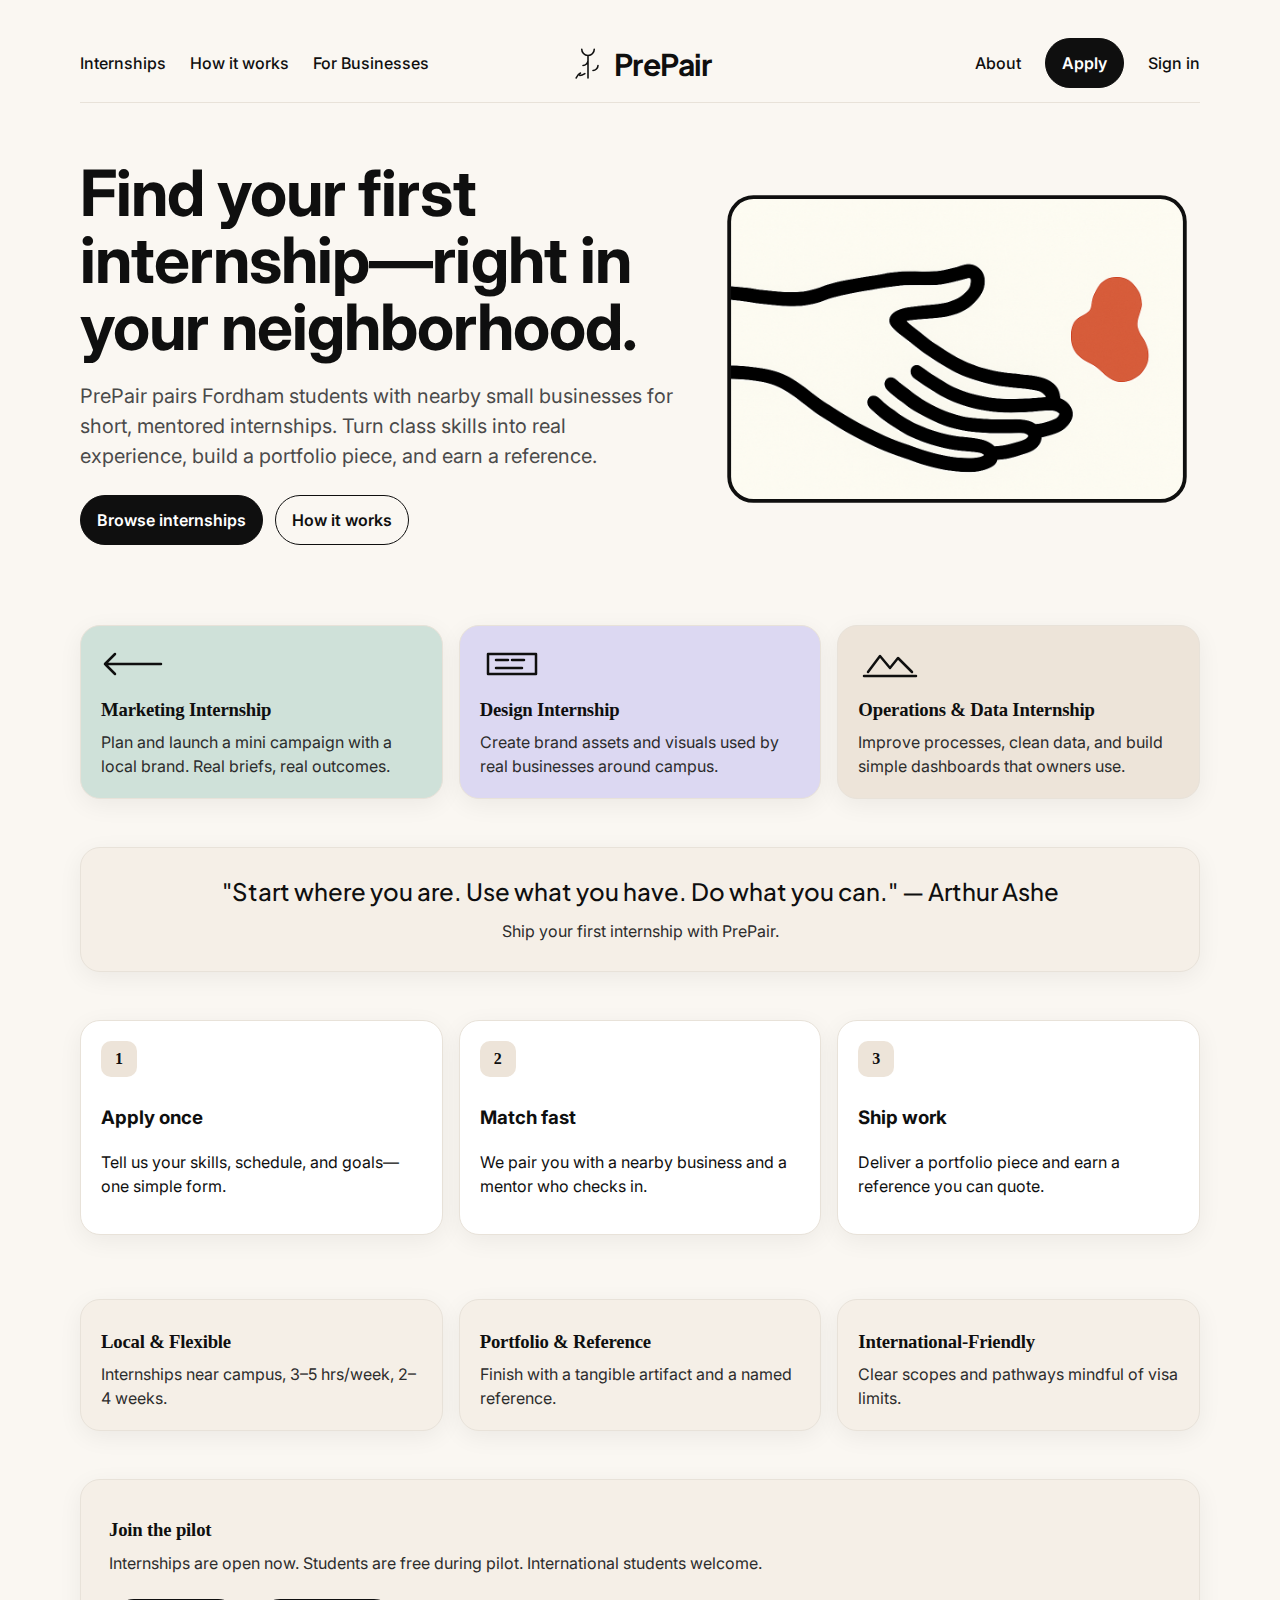
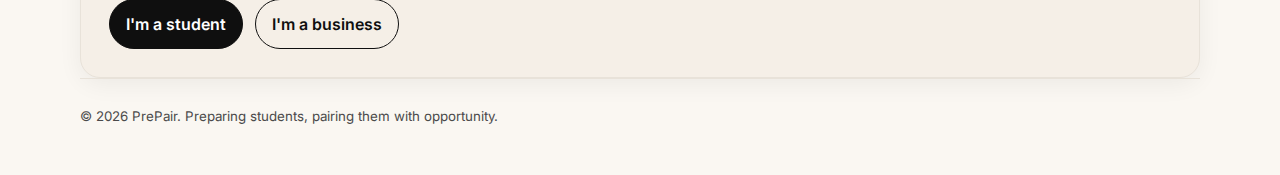
<file: tests/nav-island-test.html>
<!doctype html>
<html lang="en">
<head>
  <meta charset="utf-8" />
  <meta name="viewport" content="width=device-width, initial-scale=1" />
  <title>PrePair — Nav Island Test</title>

  <meta name="description" content="PrePair pairs college students with local small businesses for mentored, two-week micro-projects.">
  
  <!-- Open Graph / Social Media Preview -->
  <meta property="og:type" content="website">
  <meta property="og:url" content="https://shsikharulidze.github.io/prepair-homepage/">
  <meta property="og:title" content="PrePair — Find your first internship">
  <meta property="og:description" content="PrePair pairs Fordham students with nearby small businesses for short, mentored internships. Turn class skills into real experience, build a portfolio piece, and earn a reference.">
  <meta property="og:image" content="https://shsikharulidze.github.io/prepair-homepage/Assets/tile-1.png">
  <meta property="og:image:width" content="1200">
  <meta property="og:image:height" content="630">
  <meta property="og:image:alt" content="PrePair - connecting students with internship opportunities">
  
  <!-- Twitter Card -->
  <meta name="twitter:card" content="summary_large_image">
  <meta name="twitter:url" content="https://shsikharulidze.github.io/prepair-homepage/">
  <meta name="twitter:title" content="PrePair — Find your first internship">
  <meta name="twitter:description" content="PrePair pairs Fordham students with nearby small businesses for short, mentored internships.">
  <meta name="twitter:image" content="https://shsikharulidze.github.io/prepair-homepage/Assets/tile-1.png">
  
  <link rel="preconnect" href="https://fonts.googleapis.com">
  <link rel="preconnect" href="https://fonts.gstatic.com" crossorigin>
  <link href="https://fonts.googleapis.com/css2?family=Plus+Jakarta+Sans:wght@700&family=Inter:wght@400;500;600&display=swap" rel="stylesheet">
  <link rel="stylesheet" href="../styles/site.css">
</head>
<body>
  <div class="container">
    <div id="header-shell">
      <header id="site-header">
        <nav class="nav-left">
          <a href="#internships">Internships</a>
          <a href="#how">How it works</a>
          <a href="#businesses">For Businesses</a>
        </nav>
        
        <a class="brand-center" href="#">
          <div class="logo doodle" aria-hidden="true">
            <svg viewBox="0 0 64 64" width="40" height="40" preserveAspectRatio="xMidYMid meet" role="img" aria-label="PrePair sprout logo">
              <path d="M32 56V20m0 0c6 0 10-5 10-10M32 20c-6 0-10-5-10-10M24 36c4 0 8-4 8-8M40 44c4 0 8-4 8-8" />
              <path d="M20 48c-4 2-6 5-7 8m6-4c2 0 5-1 8-3" />
            </svg>
          </div>
          <span class="wordmark">PrePair</span>
        </a>
        
        <nav class="nav-right">
          <a href="#about">About</a>
          <a class="btn" href="#apply">Apply</a>
          <a href="#signin">Sign in</a>
        </nav>
      </header>
    </div>

    <section class="hero">
      <div>
        <h1>Find your first internship—right in your neighborhood.</h1>
        <p class="subtitle">
          PrePair pairs Fordham students with nearby small businesses for short, mentored internships. Turn class skills into real experience, build a portfolio piece, and earn a reference.
        </p>
        <div class="cta">
          <a class="btn" href="#internships">Browse internships</a>
          <a class="btn ghost" href="#how">How it works</a>
        </div>
      </div>

      <div class="doodle floaty" aria-hidden="true">
        <svg viewBox="0 0 320 220" width="100%" height="auto" role="img" aria-label="PrePair illustration">
          <defs>
            <clipPath id="clip-slot-1">
              <rect x="10" y="10" width="300" height="200" rx="16"/>
            </clipPath>
          </defs>
          <g>
            <image href="../Assets/tile-1.png" x="10" y="10" width="300" height="200" preserveAspectRatio="xMidYMid slice" clip-path="url(#clip-slot-1)"/>
            <rect x="10" y="10" width="300" height="200" rx="16" fill="none"/>
          </g>
        </svg>
      </div>
    </section>

    <section id="internships" class="cards">
      <article class="card sage">
        <div class="doodle" aria-hidden="true">
          <svg viewBox="0 0 64 36" width="64" height="36"><path d="M4 18h56M14 8l-10 10 10 10"/></svg>
        </div>
        <h3>Marketing Internship</h3>
        <p>Plan and launch a mini campaign with a local brand. Real briefs, real outcomes.</p>
      </article>

      <article class="card lilac">
        <div class="doodle" aria-hidden="true">
          <svg viewBox="0 0 64 36" width="64" height="36"><path d="M8 28h48v-20H8z M16 14h12m4 0h12 M16 22h26"/></svg>
        </div>
        <h3>Design Internship</h3>
        <p>Create brand assets and visuals used by real businesses around campus.</p>
      </article>

      <article class="card sand">
        <div class="doodle" aria-hidden="true">
          <svg viewBox="0 0 64 36" width="64" height="36"><path d="M6 30h52 M10 26l12-16 10 12 8-10 14 14"/></svg>
        </div>
        <h3>Operations & Data Internship</h3>
        <p>Improve processes, clean data, and build simple dashboards that owners use.</p>
      </article>
    </section>

    <section class="card quote" style="padding:28px; text-align:center; margin:48px 0;">
      <blockquote style="margin:0; font-size:24px; font-family:'Plus Jakarta Sans',Inter,sans-serif; font-weight:500; line-height:1.3;">
        "Start where you are. Use what you have. Do what you can." — Arthur Ashe
      </blockquote>
      <p class="muted" style="margin:12px 0 0;">Ship your first internship with PrePair.</p>
    </section>

    <section id="how">
      <div class="steps">
        <div class="step">
          <div class="num">1</div>
          <h3>Apply once</h3>
          <p>Tell us your skills, schedule, and goals—one simple form.</p>
        </div>
        <div class="step">
          <div class="num">2</div>
          <h3>Match fast</h3>
          <p>We pair you with a nearby business and a mentor who checks in.</p>
        </div>
        <div class="step">
          <div class="num">3</div>
          <h3>Ship work</h3>
          <p>Deliver a portfolio piece and earn a reference you can quote.</p>
        </div>
      </div>
    </section>

    <section class="cards">
      <article class="card">
        <h3>Local & Flexible</h3>
        <p>Internships near campus, 3–5 hrs/week, 2–4 weeks.</p>
      </article>

      <article class="card">
        <h3>Portfolio & Reference</h3>
        <p>Finish with a tangible artifact and a named reference.</p>
      </article>

      <article class="card">
        <h3>International-Friendly</h3>
        <p>Clear scopes and pathways mindful of visa limits.</p>
      </article>
    </section>

    <section id="join" class="card" style="padding:28px;">
      <h3 class="h-sg">Join the pilot</h3>
      <p class="muted">Internships are open now. Students are free during pilot. International students welcome.</p>
      <div class="cta">
        <a class="btn" href="#internships">I'm a student</a>
        <a class="btn ghost" href="#join">I'm a business</a>
      </div>
    </section>

    <footer>
      <small>© <span id="year"></span> PrePair. Preparing students, pairing them with opportunity.</small>
    </footer>
  </div>

  <style>
    /* Header shell for sticky positioning */
    #header-shell {
      position: sticky;
      top: 0;
      z-index: 1000;
      transition: margin-top 0.25s ease;
    }

    #header-shell.is-floating {
      margin-top: 20px;
    }

    /* Header grid layout */
    #site-header {
      display: grid;
      grid-template-columns: 1fr auto 1fr;
      align-items: center;
      padding: 14px 0;
      border-bottom: 1px solid var(--border);
      background: var(--bg);
      transition: 
        background 0.25s ease,
        border-radius 0.25s ease,
        border-color 0.25s ease,
        box-shadow 0.25s ease,
        padding 0.25s ease;
    }

    /* Island state styles */
    #header-shell.is-floating #site-header {
      background: #FFFFFF;
      border: 1px solid var(--border);
      border-radius: 32px;
      box-shadow: 0 16px 40px rgba(15,15,15,.12);
      padding: 10px 20px;
    }

    /* Navigation groups */
    .nav-left,
    .nav-right {
      display: flex;
      align-items: center;
      gap: 24px;
    }

    .nav-left {
      justify-content: flex-start;
    }

    .nav-right {
      justify-content: flex-end;
    }

    .nav-left a,
    .nav-right a:not(.btn) {
      text-decoration: none;
      color: var(--text);
      font-weight: 500;
      transition: color 0.2s ease;
    }

    .nav-left a:hover,
    .nav-right a:not(.btn):hover {
      color: var(--clay);
    }

    /* Centered brand */
    .brand-center {
      display: flex;
      gap: 6px;
      align-items: center;
      text-decoration: none;
      color: inherit;
      justify-self: center;
    }

    .brand-center .logo {
      width: 40px;
      height: 40px;
    }

    .brand-center .logo svg {
      stroke: var(--text);
      stroke-width: 2.5 !important;
      fill: transparent;
      vector-effect: non-scaling-stroke;
    }

    .brand-center .wordmark {
      font-family: "Plus Jakarta Sans", Inter, sans-serif;
      font-weight: 700;
      font-size: 30px;
      line-height: 1;
      letter-spacing: -0.02em;
      color: var(--text);
      display: inline-block;
      position: relative;
      top: 1px;
      font-feature-settings: "kern" 1;
      text-rendering: optimizeLegibility;
    }

    /* Mobile handling */
    @media (max-width: 960px) {
      .nav-left,
      .nav-right {
        display: none;
      }

      #site-header {
        grid-template-columns: 1fr;
        justify-items: center;
      }
    }

    /* Respect reduced motion */
    @media (prefers-reduced-motion: reduce) {
      #header-shell,
      #site-header {
        transition: none;
      }
    }
  </style>

  <script>
    document.getElementById('year').textContent = new Date().getFullYear();
    
    // Island header toggle on scroll
    (function(){
      const shell = document.getElementById('header-shell');
      const toggleAt = 8; // px scrolled before island appears
      let floating = false;
      
      function onScroll(){
        const want = window.scrollY > toggleAt;
        if (want !== floating){
          shell.classList.toggle('is-floating', want);
          floating = want;
        }
      }
      
      window.addEventListener('scroll', onScroll, {passive:true});
      onScroll();
    })();
  </script>

</body>
</html>
</file>
<file: styles/site.css>
:root{
  --bg:#FAF7F2; --text:#0F0F0F; --muted:#4A4A4A; --clay:#E6764D;
  --sage:#CFE1D9; --lilac:#DCD8F2; --sand:#EDE4D9; --card:#F5EFE7;
  --border:#E8E2D9; --radius-lg:20px; --shadow:0 6px 24px rgba(15,15,15,.06);
  --container:1120px;
}
html,body{height:100%}
body{
  margin:0; background:var(--bg); color:var(--text);
  font-family:Inter,system-ui,-apple-system,Segoe UI,Roboto,Helvetica,Arial,"Apple Color Emoji","Segoe UI Emoji";
  line-height:1.5;
}
.container{max-width:var(--container);margin:0 auto;padding:24px}
header{display:flex;align-items:center;justify-content:center;padding:14px 0;border-bottom:1px solid var(--border)}
.brand{display:flex;gap:6px;align-items:center;text-decoration:none;color:inherit}
.logo{width:38px;height:38px}
.logo svg{stroke:var(--text);stroke-width:2.5 !important;fill:transparent;vector-effect:non-scaling-stroke}
.wordmark{font-family:"Space Grotesk",Inter,sans-serif;font-weight:700;font-size:30px;line-height:1;letter-spacing:-.02em;color:var(--text);display:inline-block;position:relative;top:-2px;font-feature-settings:"kern" 1;text-rendering:optimizeLegibility}

.hero{padding:56px 0 32px;display:grid;grid-template-columns:1.1fr .9fr;gap:40px;align-items:center}
h1{font-family:"Space Grotesk",Inter,sans-serif;font-size:clamp(34px,6vw,64px);line-height:1.05;letter-spacing:-.015em;margin:0 0 18px}
.subtitle{font-size:clamp(16px,2.2vw,20px);color:var(--muted);max-width:56ch}
.cta{display:flex;gap:12px;margin-top:24px}
.btn{appearance:none;border:1.5px solid var(--text);background:var(--text);color:#fff;padding:12px 16px;border-radius:999px;font-weight:600;text-decoration:none}
.btn.ghost{background:transparent;color:var(--text)}
.btn:hover{transform:translateY(-1px)}

.cards{display:grid;grid-template-columns:repeat(3,1fr);gap:16px;margin:48px 0}
.card{background:var(--card);border:1px solid var(--border);border-radius:var(--radius-lg);padding:20px;box-shadow:var(--shadow)}
.card.sage{background:var(--sage)}
.card.lilac{background:var(--lilac)}
.card.sand{background:var(--sand)}
.card h3{font-family:"Space Grotesk";margin:8px 0 6px;letter-spacing:-.01em}
.card p{margin:0;color:#2C2C2C}

.steps{display:grid;grid-template-columns:repeat(3,1fr);gap:16px;margin:16px 0 64px}
.step{background:#fff;border:1px solid var(--border);border-radius:var(--radius-lg);padding:20px;box-shadow:var(--shadow)}
.step .num{font-family:"Space Grotesk";font-weight:700;background:var(--sand);width:36px;height:36px;border-radius:10px;display:inline-grid;place-items:center;margin-bottom:8px}

footer{border-top:1px solid var(--border);padding:24px 0;color:var(--muted)}
.h-sg{font-family:"Space Grotesk",Inter,sans-serif;margin:0 0 6px}
.muted{margin:0 0 12px;color:var(--muted)}

.doodle svg{stroke:var(--text);stroke-width:2.5;fill:transparent;vector-effect:non-scaling-stroke;stroke-linecap:round;stroke-linejoin:round}
@keyframes floaty{0%{transform:translateY(0)}50%{transform:translateY(-4px)}100%{transform:translateY(0)}}
.floaty{animation:floaty 6s ease-in-out infinite}

img,svg{max-width:100%;height:auto}

/* Revert helper: apply class="wordmark space" on the span to revert instantly */
.wordmark.space{font-family:"Space Grotesk",Inter,sans-serif;font-weight:700;letter-spacing:-.01em;font-size:30px;line-height:1;top:1px}

@media (max-width:960px){
  .hero{grid-template-columns:1fr}
  .cards{grid-template-columns:1fr}
  .steps{grid-template-columns:1fr}
  .logo{width:32px;height:32px}
}
</file>
